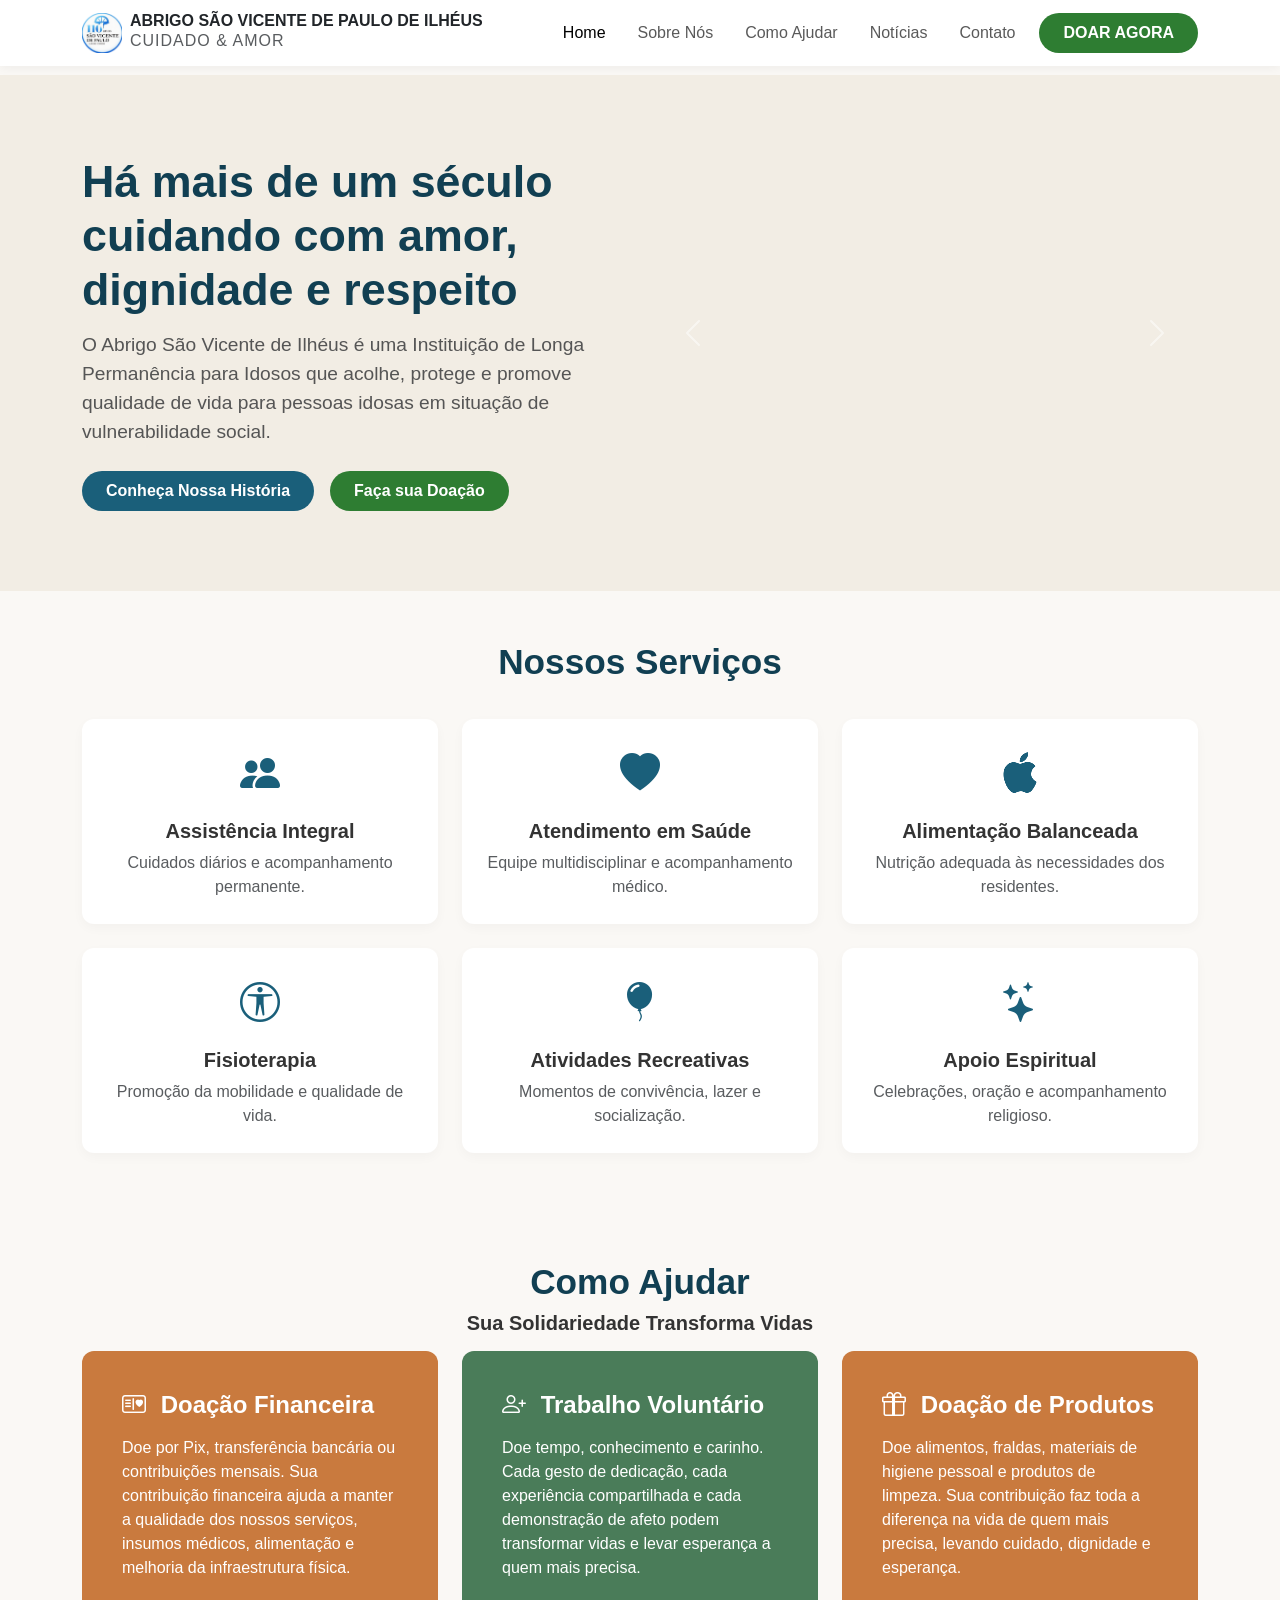
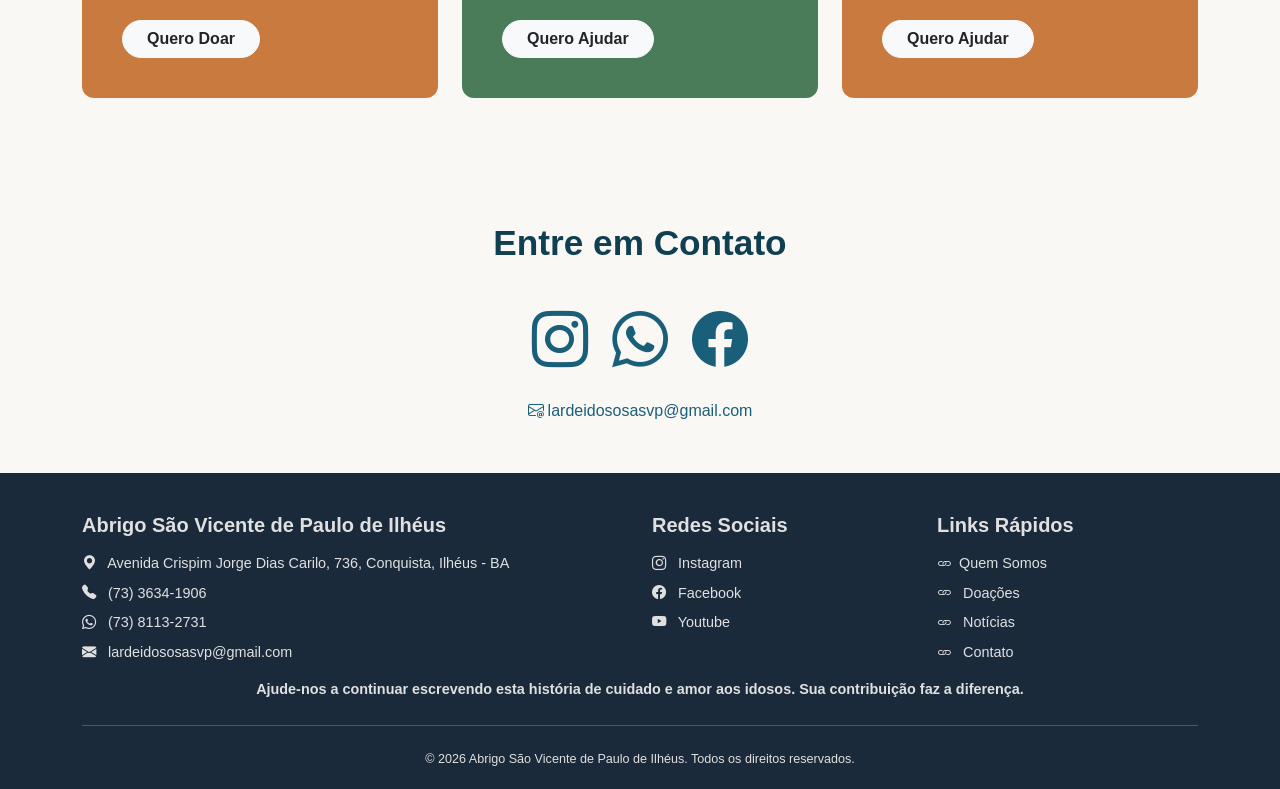
<file: src/main/resources/templates/index.html>
<!DOCTYPE html>
<html lang="pt-BR" xmlns:th="http://www.thymeleaf.org">
<head>
    <meta charset="UTF-8">
    <meta name="viewport" content="width=device-width, initial-scale=1.0">
    <title>Abrigo São Vicente de Paulo de Ilhéus - Cuidado e Amor</title>
    <link rel="stylesheet" href="https://cdn.jsdelivr.net/npm/bootstrap@5.3.2/dist/css/bootstrap.min.css" >
    <link rel="stylesheet" href="https://cdn.jsdelivr.net/npm/bootstrap-icons@1.13.1/font/bootstrap-icons.min.css">
    <link rel="stylesheet" href="../static/css/estilos.css" th:href="@{/css/estilos.css}">
    <link rel="icon" th:href="@{/image/favicon-32x32.png}" type="image/x-icon">
</head>
<body>

    <header>
        <nav class="navbar navbar-expand-lg fixed-top">
            <div class="container align-items-center">

                <!-- TÍTULO -->
                <a class="navbar-brand d-flex align-items-center" href="#">
                    <img src="../static/image/logo.svg" th:src="@{/image/logo.svg}" alt="logo" width="40" height="40" class="me-2">
                    <div class="d-flex flex-column text-start">
                        <span class="fw-bold lh-1 text-dark" style="font-size: 1.0rem;">ABRIGO SÃO VICENTE DE PAULO DE ILHÉUS</span>
                        <small class="text-muted" style="font-size: 1rem; letter-spacing: 1px;">CUIDADO & AMOR</small>
                    </div>
                </a>

                <!-- MENU -->
                <button class="navbar-toggler mt-2 mt-lg-0" type="button" data-bs-toggle="collapse" data-bs-target="#navbarNav" aria-controls="navbarNav" aria-expanded="false" aria-label="Alternar navegação">
                    <span class="navbar-toggler-icon"></span>
                </button>
                <div class="collapse navbar-collapse" id="navbarNav">
                    <ul class="navbar-nav ms-auto align-items-lg-center">
                        <li class="nav-item"><a class="nav-link active px-3" href="#">Home</a></li>
                        <li class="nav-item"><a class="nav-link px-3" th:href="@{/sobre}">Sobre Nós</a></li>
                        <li class="nav-item"><a class="nav-link px-3" th:href="@{/ajudar}">Como Ajudar</a></li>
                        <li class="nav-item"><a class="nav-link px-3" th:href="@{/noticias}">Notícias</a></li>
                        <li class="nav-item"><a class="nav-link px-3 me-2" th:href="@{/contato}">Contato</a></li>
                        <li class="nav-item mt-2 mt-lg-0">
                            <a class="btn btn-custom-green px-4 py-2 rounded-pill fw-bold" th:href="@{/doar}">DOAR AGORA</a>
                        </li>
                    </ul>
                </div>
            </div>
        </nav>
    </header>

    <div style="margin-top: 75px;"></div>

    <main>
        <!-- SEÇÃO PRINCIPAL -->
        <section class="hero-section d-flex align-items-center">
            <div class="container">
                <div class="row align-items-center">
                    <div class="col-12 col-md-6">
                        <h1 class="hero-title" th:text="${textos['home.titulo']}">Há mais de um século cuidando com amor, dignidade e respeito</h1>
                        <p class="hero-text" th:text="${textos['home.descricao']}">O Abrigo São Vicente de Ilhéus é uma Instituição de Longa Permanência para Idosos que acolhe, protege e promove qualidade de vida para pessoas idosas em situação de vulnerabilidade social.</p>
                        <div class="d-grid d-sm-flex gap-3 justify-content-center justify-content-md-start">
                            <a class="btn btn-custom-blue btn-lg px-4 rounded-pill fw-semibold fs-6" th:href="@{/sobre}">Conheça Nossa História</a>
                            <a class="btn btn-custom-green btn-lg px-4 rounded-pill fw-semibold fs-6" th:href="@{/doar}">Faça sua Doação  </a>
                        </div>
                    </div>

                    <!-- CARROSSEL -->
                    <div class="col-12 col-md-6 hero-image-container">
                        <div id="heroCarousel" class="carousel slide carousel-fade" data-bs-ride="carousel">

                            <div class="carousel-inner rounded-4 shadow"> 
                                <div th:each = "midia, status : ${imagensCarrossel}"
                                    class="carousel-item" 
                                    th:classappend="${status.first} ? 'active'"
                                    data-bs-interval="5000"> 
                                    <img src="../static/image/img-hero-0.PNG" th:src="@{${midia.urlCaminho}}" class = "d-block w-100 img-fluid" alt = "Imagem do abrigo">
                                </div> 
                            </div>

                            <button class="carousel-control-prev" type="button" data-bs-target="#heroCarousel" data-bs-slide="prev">
                                <span class="carousel-control-prev-icon" aria-hidden="true"></span>
                                <span class="visually-hidden">Anterior</span>
                            </button>
                            <button class="carousel-control-next" type="button" data-bs-target="#heroCarousel" data-bs-slide="next">
                                <span class="carousel-control-next-icon" aria-hidden="true"></span>
                                <span class="visually-hidden">Próximo</span>
                            </button>

                            <!-- <div class="carousel-indicators">
                                <button type="button" data-bs-target="#heroCarousel" data-bs-slide-to="0" class="active" aria-current="true" aria-label="Slide 1"></button>
                                <button type="button" data-bs-target="#heroCarousel" data-bs-slide-to="1" aria-label="Slide 2"></button>
                                <button type="button" data-bs-target="#heroCarousel" data-bs-slide-to="2" aria-label="Slide 3"></button>
                            </div> -->

                        </div>
                    </div>
                </div>
            </div>
        </section>

        <!-- SEÇÃO SERVIÇOS -->
        <section id="servicos">
            <div class="container">
                <h2 class="section-title">Nossos Serviços</h2>
                <div class="row g-4 mb-4">
                    <div class="col-12 col-md-4">
                        <div class="care-card">
                            <div class="care-icon"><i class="bi bi-people-fill"></i></div>
                            <h3 class="h5 fw-bold" th:text="${textos['servicos.assistencia.titulo']}">Assistência Integral</h3>
                            <p class="text-muted mb-0" th:text="${textos['servicos.assistencia.texto']}">Cuidados diários e acompanhamento permanente.</p>
                        </div>
                    </div>
                    <div class="col-12 col-md-4">
                        <div class="care-card">
                            <div class="care-icon"><i class="bi bi-heart-fill"></i></i></div>
                            <h3 class="h5 fw-bold" th:text="${textos['servicos.saude.titulo']}">Atendimento em Saúde</h3>
                            <p class="text-muted mb-0" th:text="${textos['servicos.saude.texto']}">Equipe multidisciplinar e acompanhamento médico.</p>
                        </div>
                    </div>
                    <div class="col-12 col-md-4">
                        <div class="care-card">
                            <div class="care-icon"><i class="bi bi-apple"></i></div>
                            <h3 class="h5 fw-bold" th:text="${textos['servicos.alimentacao.titulo']}">Alimentação Balanceada</h3>
                            <p class="text-muted mb-0"  th:text="${textos['servicos.alimentacao.texto']}">Nutrição adequada às necessidades dos residentes.</p>
                        </div>
                    </div>
                </div>
                <div class="row g-4">
                    <div class="col-12 col-md-4">
                        <div class="care-card">
                            <div class="care-icon"><i class="bi bi-universal-access-circle"></i></div>
                            <h3 class="h5 fw-bold" th:text="${textos['servicos.fisioterapia.titulo']}">Fisioterapia</h3>
                            <p class="text-muted mb-0" th:text="${textos['servicos.fisioterapia.texto']}">Promoção da mobilidade e qualidade de vida.</p>
                        </div>
                    </div>
                    <div class="col-12 col-md-4">
                        <div class="care-card">
                            <div class="care-icon"><i class="bi bi-balloon-fill"></i></div>
                            <h3 class="h5 fw-bold" th:text="${textos['servicos.lazer.titulo']}">Atividades Recreativas</h3>
                            <p class="text-muted mb-0" th:text="${textos['servicos.lazer.texto']}">Momentos de convivência, lazer e socialização.</p>
                        </div>
                    </div>
                    <div class="col-12 col-md-4">
                        <div class="care-card">
                            <div class="care-icon"><i class="bi bi-stars"></i></div>
                            <h3 class="h5 fw-bold" th:text="${textos['servicos.apoio.titulo']}">Apoio Espiritual</h3>
                            <p class="text-muted mb-0"  th:text="${textos['servicos.apoio.texto']}">Celebrações, oração e acompanhamento religioso.</p>
                        </div>
                    </div>
                </div>
            </div>
        </section>

        <!-- COMO AJUDAR -->
        <section id="como-ajudar">
            <div class="container">
                <h2 class="section-title m-2">Como Ajudar</h2>
                <p class="h5 fw-bold text-center mb-3" th:text="${textos['ajudar.texto']}">Sua Solidariedade Transforma Vidas</p>
                <div class="row g-4 mb-4">
                    <div class="col-12 col-md-4">
                        <div class="help-box help-box-donate d-flex flex-column justify-content-between h-100">
                            <div>
                                <h3 class="h4 fw-bold mb-3">
                                    <i class="bi bi-postcard-heart me-2"></i>
                                    <span  th:text="${textos['ajudar.doar.titulo']}">Doação Financeira</span>
                                </h3>
                                <p th:text="${textos['ajudar.doar.texto']}">Doe por Pix, transferência bancária ou contribuições mensais. Sua contribuição financeira ajuda a manter a qualidade dos nossos serviços, insumos médicos, alimentação e melhoria da infraestrutura física.</p>
                            </div>
                            <div class="mt-4 text-center text-md-start">
                                <a class="btn btn-light fw-bold text-dark px-4 rounded-pill" th:href="@{/doar}">Quero Doar</a>
                            </div>
                        </div>
                    </div>
                    <div class="col-12 col-md-4">
                        <div class="help-box help-box-volunteer d-flex flex-column justify-content-between h-100">
                            <div>
                                <h3 class="h4 fw-bold mb-3">
                                    <i class="bi bi-person-plus me-2"></i>
                                    <span th:text="${textos['ajudar.voluntario.titulo']}">Trabalho Voluntário</span>
                                </h3>
                                <p th:text="${textos['ajudar.voluntario.texto']}">Doe tempo, conhecimento e carinho. Cada gesto de dedicação, cada experiência compartilhada e cada demonstração de afeto podem transformar vidas e levar esperança a quem mais precisa.</p>
                            </div>
                            <div class="mt-4 text-center text-md-start">
                                <a class="btn btn-light fw-bold text-dark px-4 rounded-pill" th:href="@{/contato}">Quero Ajudar</a>
                            </div>
                        </div>
                    </div>
                    <div class="col-12 col-md-4">
                        <div class="help-box help-box-donate d-flex flex-column justify-content-between h-100">
                            <div>
                                <h3 class="h4 fw-bold mb-3">
                                    <i class="bi bi-gift me-2"></i>
                                    <span th:text="${textos['ajudar.produtos.titulo']}">Doação de Produtos</span>
                                </h3>
                                <p th:text="${textos['ajudar.produtos.texto']}">Doe alimentos, fraldas, materiais de higiene pessoal e produtos de limpeza. Sua contribuição faz toda a diferença na vida de quem mais precisa, levando cuidado, dignidade e esperança.</p>
                            </div>
                            <div class="mt-4 text-center text-md-start">
                                <a class="btn btn-light fw-bold text-dark px-4 rounded-pill" th:href="@{/contato}">Quero Ajudar</a>
                            </div>
                        </div>
                    </div>
                </div>
            </div>
        </section>

        <!-- REDES SOCIAIS -->
        <section id="redes-sociais">
            <div class="container text-center">
                <div class="row">
                    <div class="col-12">
                        <h2 class="section-title" th:text="${textos['redes.titulo']}">Entre em Contato</h2>
                        <div class="social-icons mb-3">
                            <a href="https://www.instagram.com/abrigosaovicenteilheus/" target="_blank" rel="noopener noreferrer"><i class="bi bi-instagram"></i></a>
                            <a href="https://wa.me/557381132731" target="_blank" rel="noopener noreferrer"><i class="bi bi-whatsapp"></i></a>
                            <a href="https://www.facebook.com/abrigosaovicenteilheus/" target="_blank" rel="noopener noreferrer"><i class="bi bi-facebook"></i></a>
                        </div>
                        <a href="mailto:lardeidososasvp@gmail.com"><i class="bi bi-envelope-at me-1"></i>lardeidososasvp@gmail.com</a>
                    </div>
                </div>
            </div>
        </section>
         
    </main>

    <!-- RODAPÉ -->
    <footer class="text-center text-md-start">
        <div class="container">
            <div class="row g-4">
                <div class="col-12 col-md-6">
                    <h5 class="fw-bold mb-3">Abrigo São Vicente de Paulo de Ilhéus</h5>
                    <ul class="list-unstyled">
                        <li class="mb-2">
                            <i class="bi bi-geo-alt-fill me-2"></i> 
                            <span th:text="${textos['contato.endereco']}">Avenida Crispim Jorge Dias Carilo, 736, Conquista, Ilhéus - BA</span>
                        </li>
                        <li class="mb-2">
                            <i class="bi bi-telephone-fill me-2"></i> 
                            <span th:text="${textos['contato.telefone']}">(73) 3634-1906</span>
                        </li>
                        <li class="mb-2">
                            <a href="https://wa.me/557381132731" target="_blank" rel="noopener noreferrer">
                            <i class="bi bi-whatsapp me-2"></i> (73) 8113-2731</a>
                        </li>
                        <li class="mb-2">
                            <a href="mailto:lardeidososasvp@gmail.com" target="_blank" rel="noopener noreferrer">
                            <i class="bi bi-envelope-fill me-2"></i>
                            <span th:text="${textos['contato.email']}">lardeidososasvp@gmail.com</span></a>
                        </li>
                    </ul>
                </div>
                <div class="col-12 col-md-3">
                    <h5 class="fw-bold mb-3">Redes Sociais</h5>
                    <ul class="list-unstyled">
                        <li class="mb-2">
                            <a href="https://www.instagram.com/abrigosaovicenteilheus/" target="_blank" rel="noopener noreferrer">
                            <i class="bi bi-instagram me-2"></i> Instagram</a>
                        </li>
                        <li class="mb-2">
                            <a href="https://www.facebook.com/abrigosaovicenteilheus/" target="_blank" rel="noopener noreferrer">
                            <i class="bi bi-facebook me-2"></i> Facebook </a>
                        </li>
                        <li class="mb-2">
                            <i class="bi bi-youtube me-2"></i> Youtube
                        </li>
                    </ul>
                </div>
                <div class="col-12 col-md-3">
                    <h5 class="fw-bold mb-3">Links Rápidos</h5>
                    <ul class="list-unstyled">
                        <li class="mb-2">
                            <a th:href="@{/sobre}"><i class="bi bi-link me-2"></i>Quem Somos</a>
                        </li>
                        <li class="mb-2">
                            <a th:href="@{/doar}"><i class="bi bi-link me-2"></i> Doações</a>
                        </li>
                        <li class="mb-2">
                            <a th:href="@{/noticias}"><i class="bi bi-link me-2"></i> Notícias</a>
                        </li>
                        <li class="mb-2">
                            <a th:href="@{/contato}"><i class="bi bi-link me-2"></i> Contato</a>
                        </li>
                    </ul>
                </div>
            </div>

            <div class="row">
                <div class="col-12 text-center">
                    <p class="fw-semibold m-0" th:text="${textos['footer.sobre.texto']}">Ajude-nos a continuar escrevendo esta história de cuidado e amor aos idosos. Sua contribuição faz a diferença.</p>
                </div>
            </div>
            <hr class="bg-secondary my-4">
            <div class="row">
                <div class="col-12 text-center small">
                    <p class="mb-0">&copy; 2026 Abrigo São Vicente de Paulo de Ilhéus. Todos os direitos reservados.</p>
                </div>
            </div>
        </div>
    </footer>

    <script src="https://cdn.jsdelivr.net/npm/bootstrap@5.3.2/dist/js/bootstrap.bundle.min.js"></script>
</body>
</file>
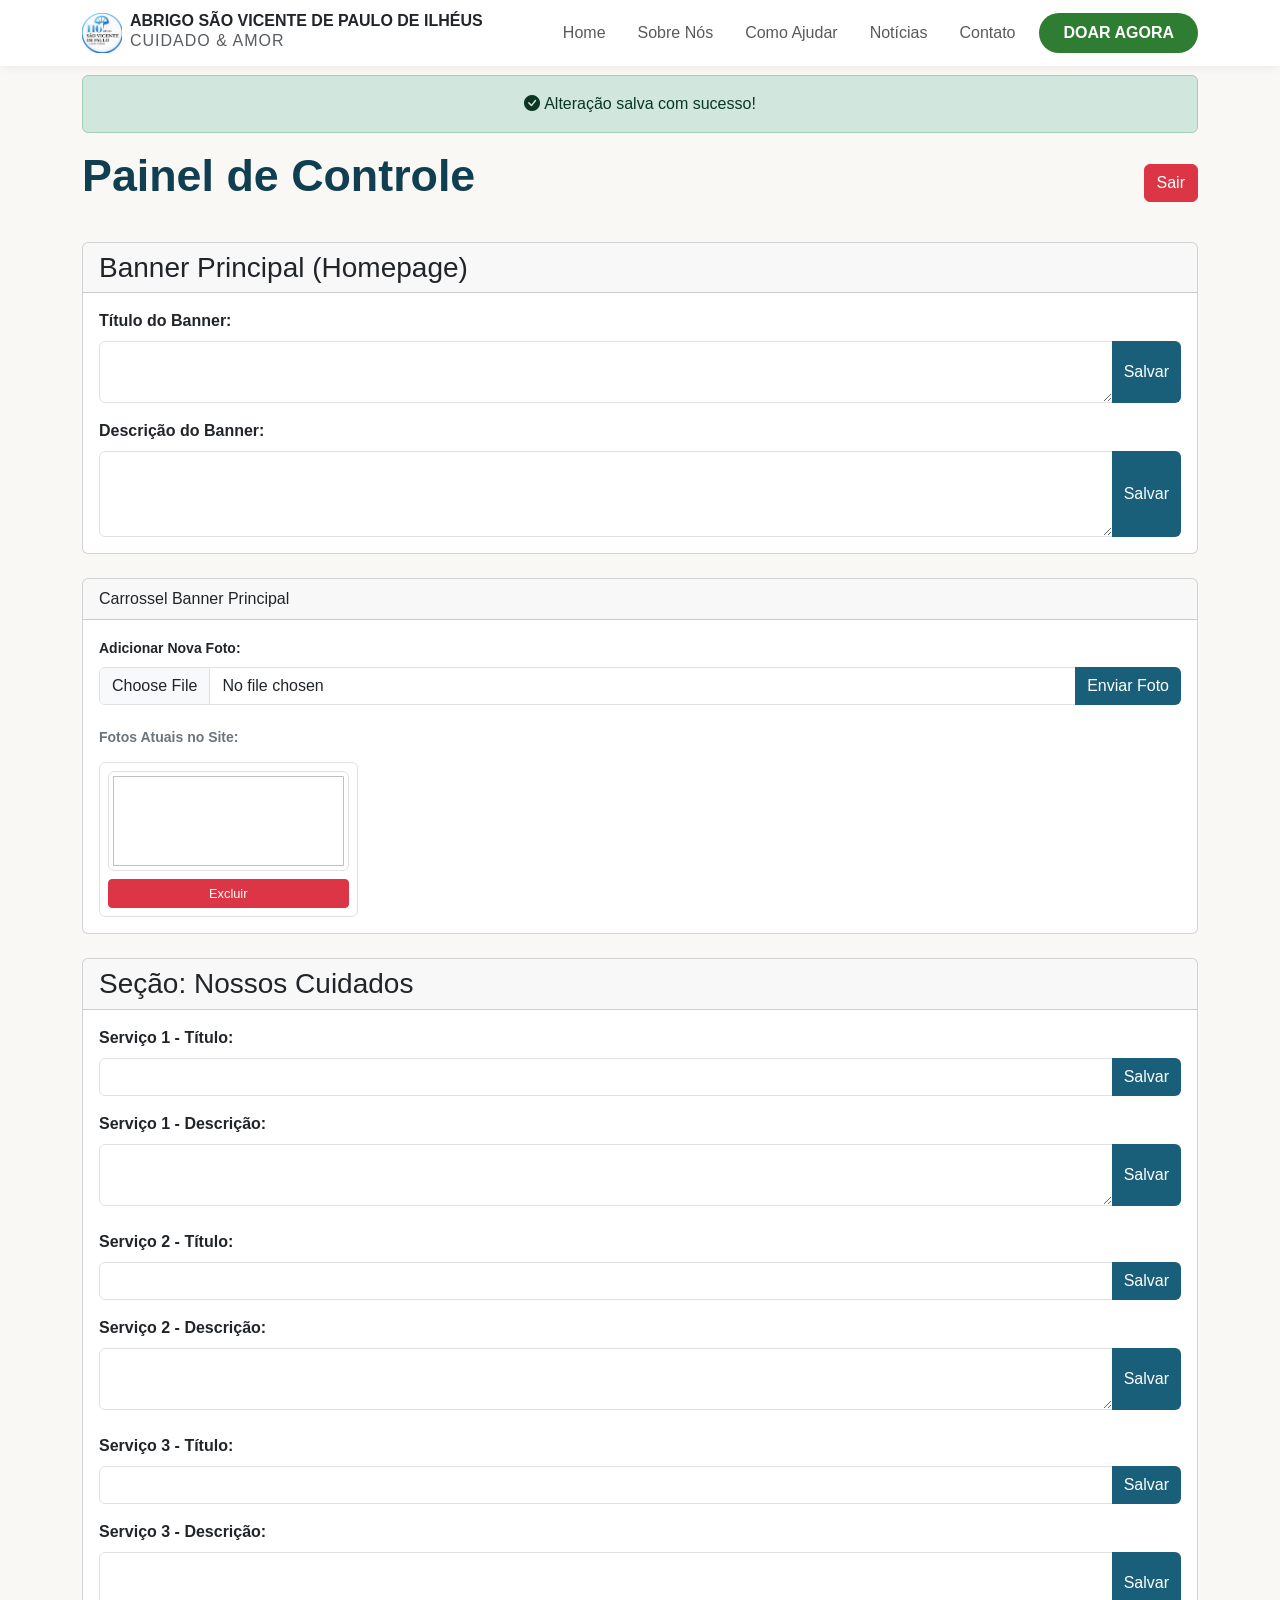
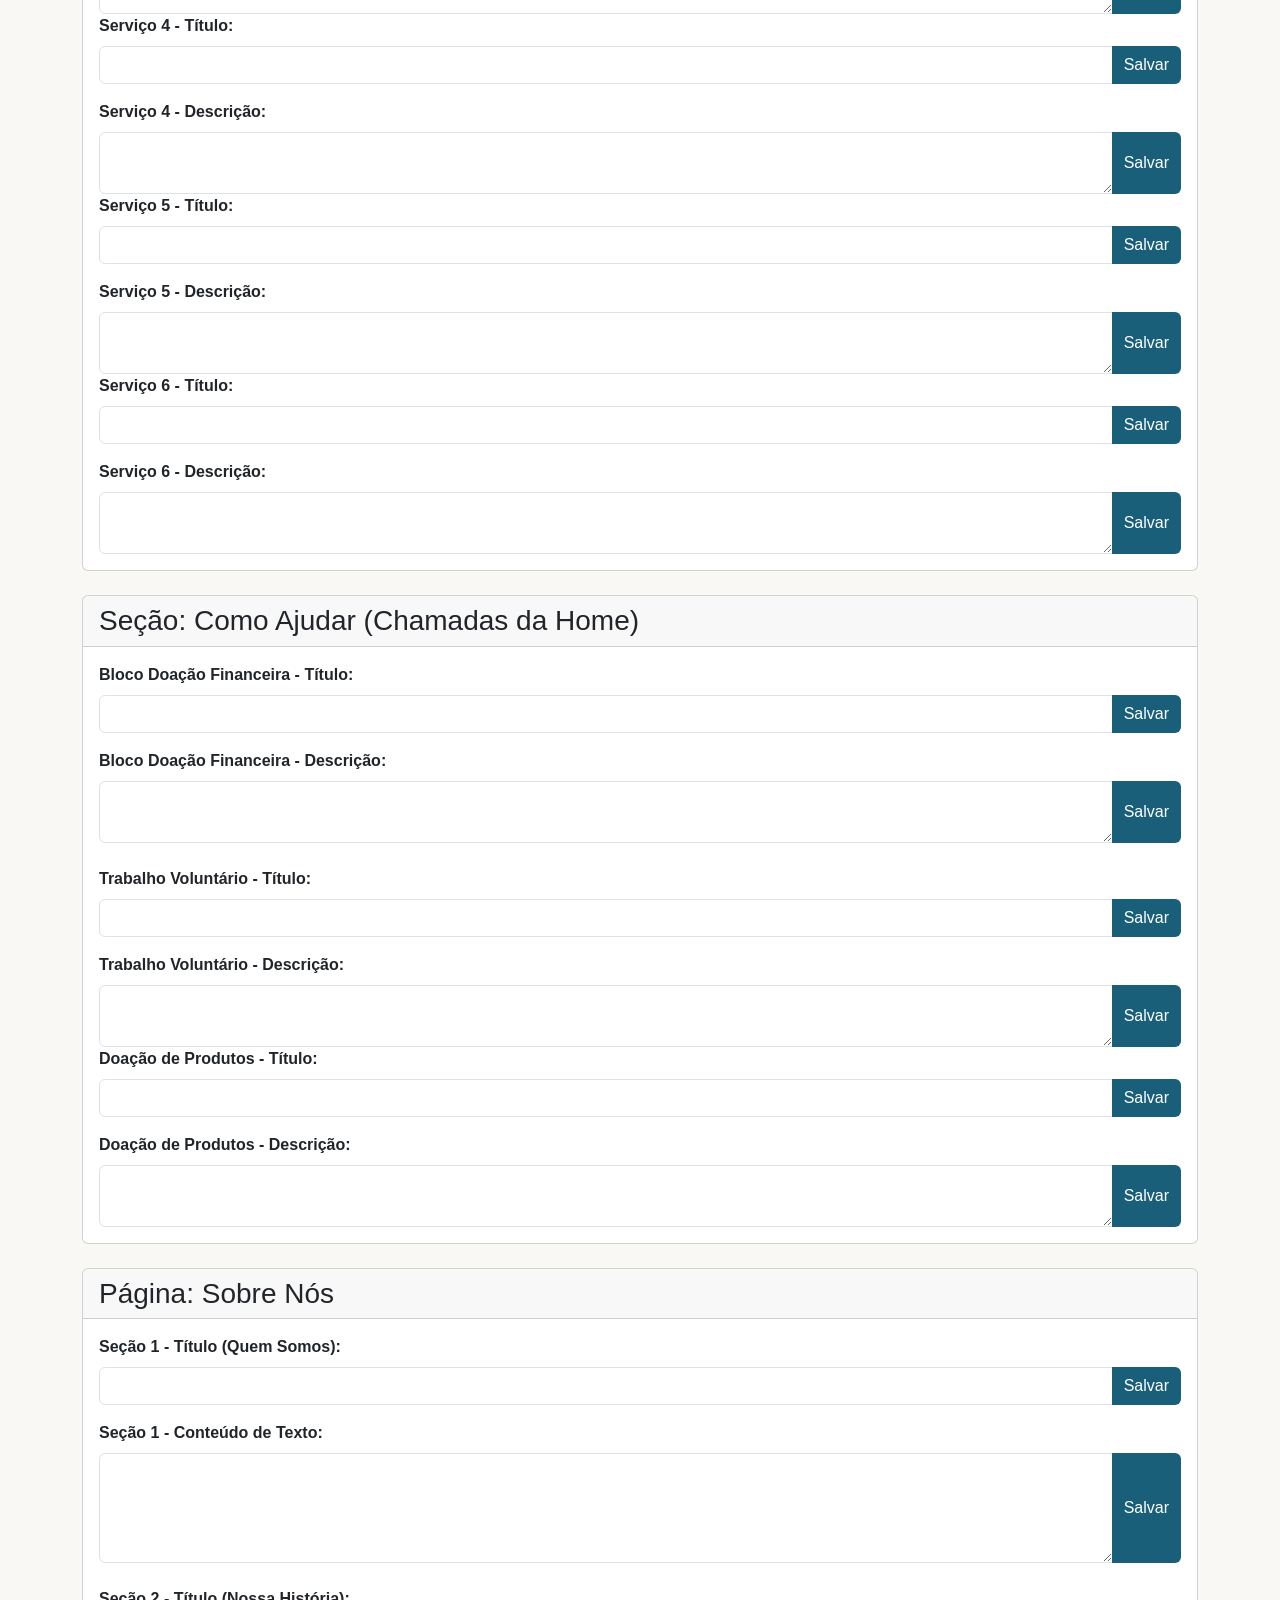
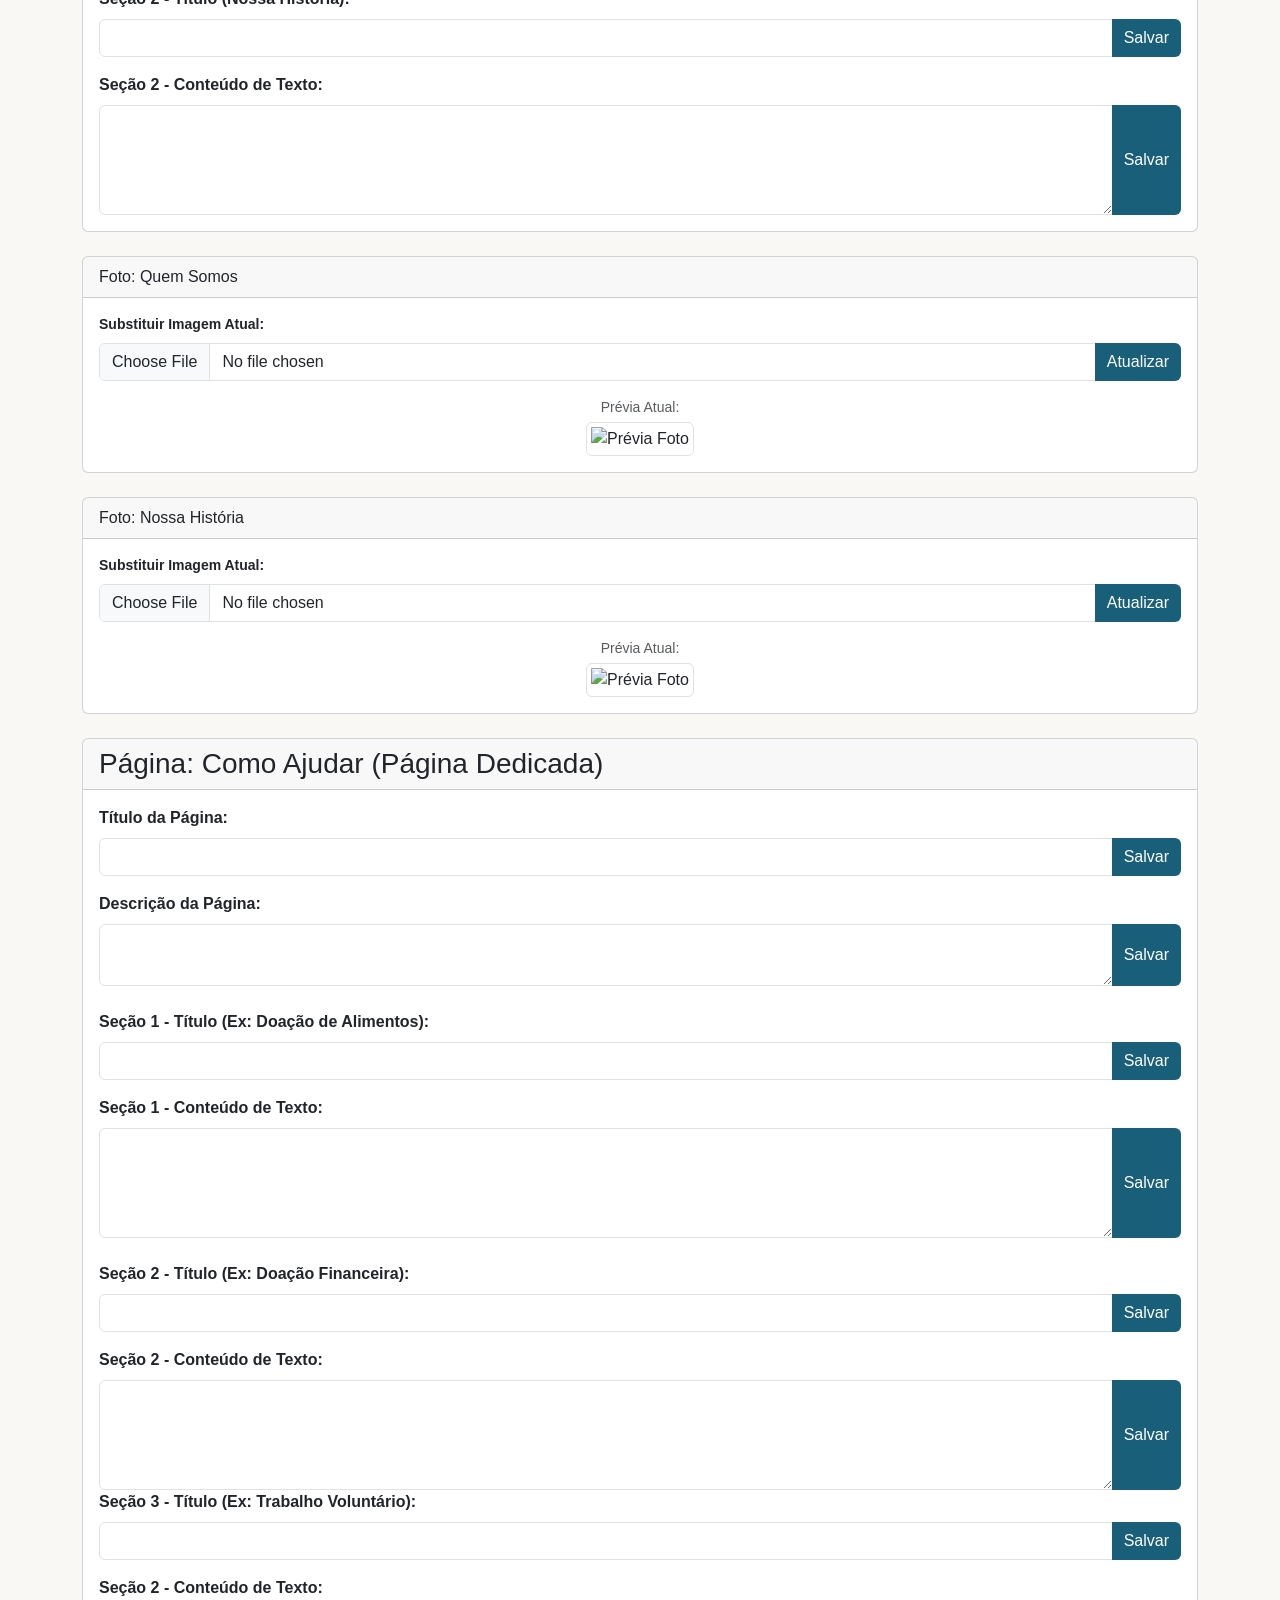
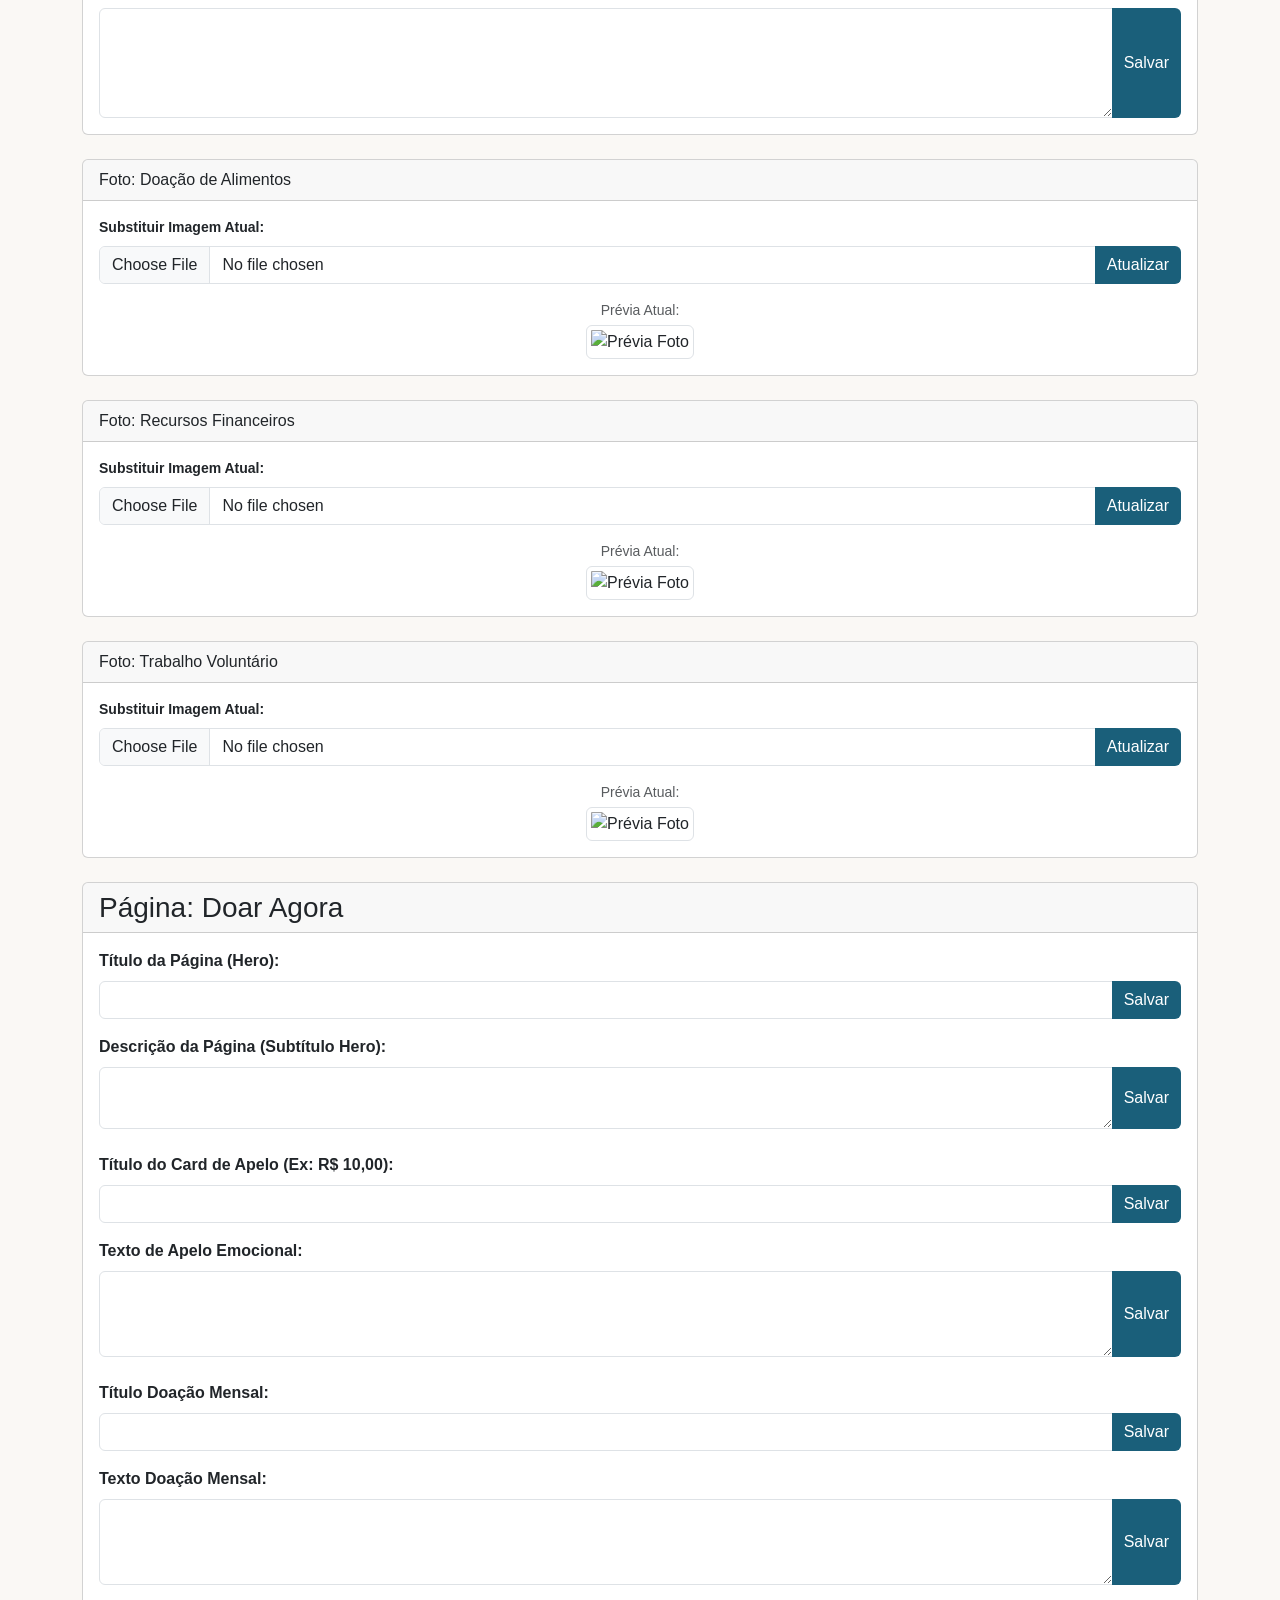
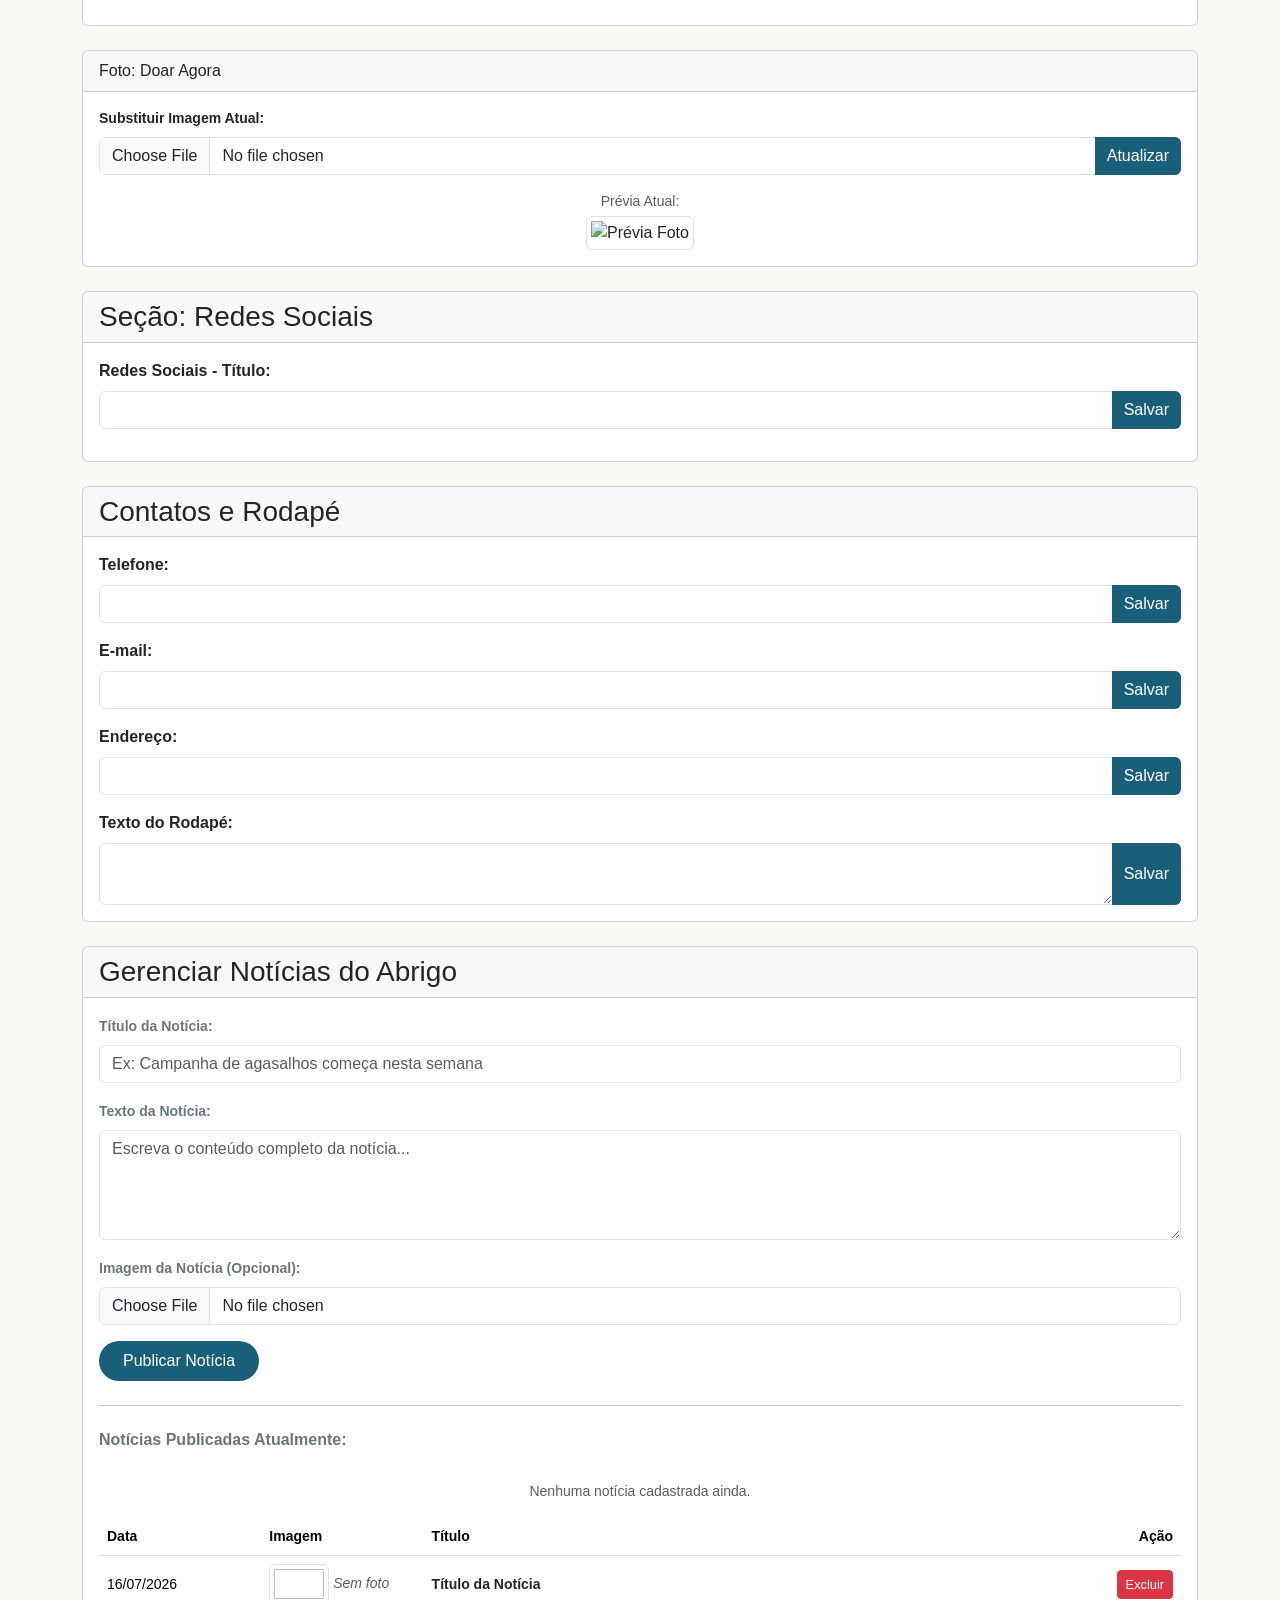
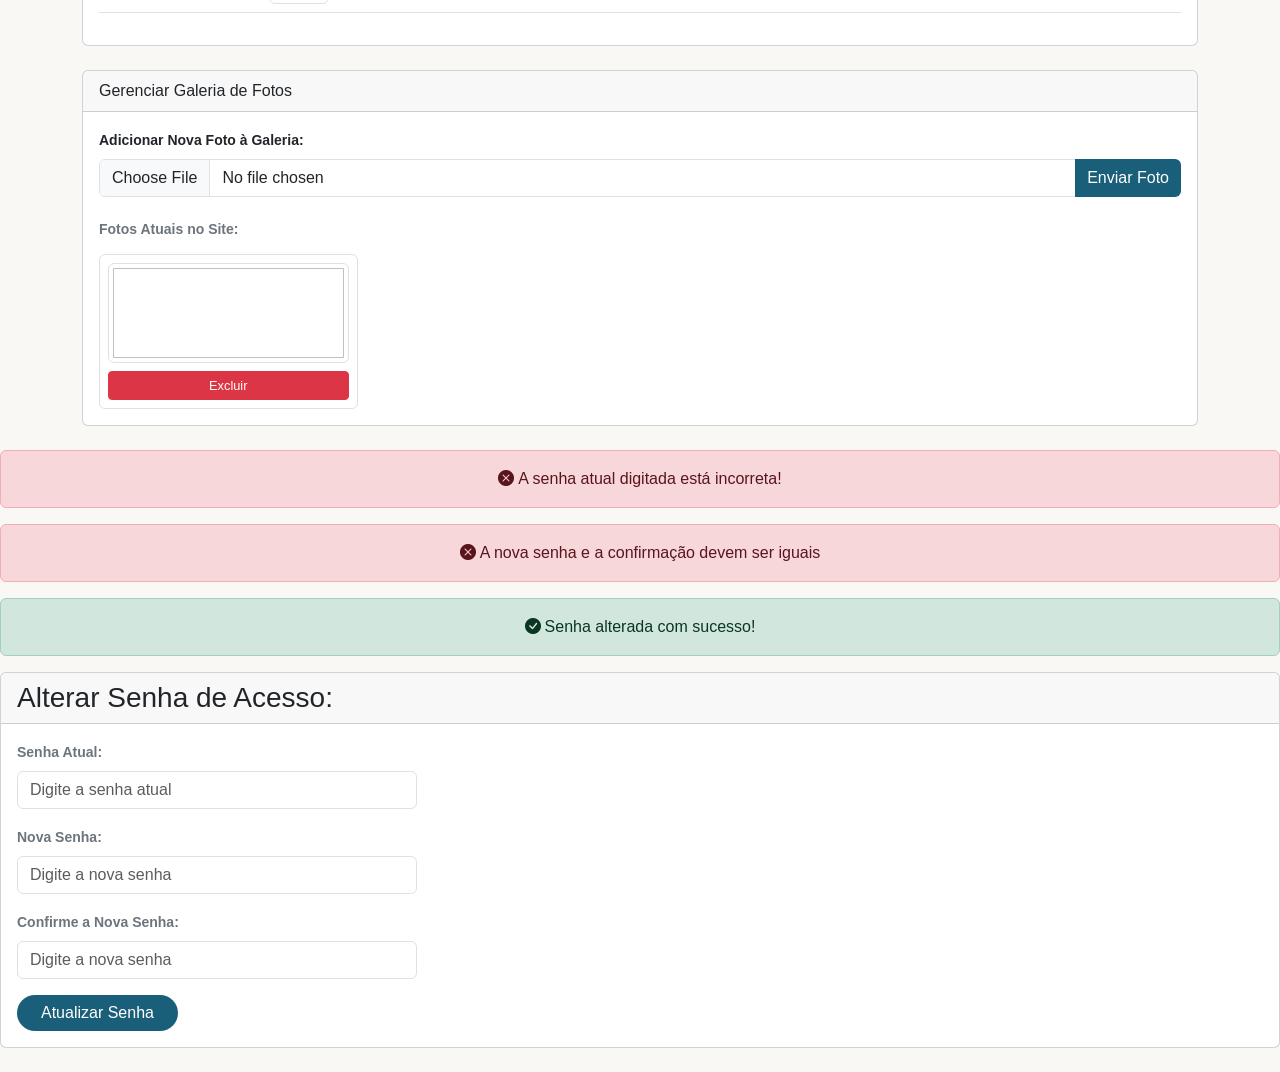
<file: src/main/resources/templates/admin.html>
<!DOCTYPE html>
<html lang="pt-BR" xmlns:th="http://www.thymeleaf.org">
<head>
    <meta charset="UTF-8">
    <meta name="viewport" content="width=device-width, initial-scale=1.0">
    <title>Abrigo São Vicente de Paulo de Ilhéus - Cuidado e Amor</title>
    <link rel="stylesheet" href="https://cdn.jsdelivr.net/npm/bootstrap@5.3.2/dist/css/bootstrap.min.css" >
    <link rel="stylesheet" href="https://cdn.jsdelivr.net/npm/bootstrap-icons@1.13.1/font/bootstrap-icons.min.css">
    <link rel="stylesheet" href="../static/css/estilos.css" th:href="@{/css/estilos.css}">
    <link rel="icon" th:href="@{/image/favicon-32x32.png}" type="image/x-icon">
</head>
<body>

    <header>
        <nav class="navbar navbar-expand-lg fixed-top">
            <div class="container align-items-center">

                <!-- TÍTULO -->
                <a class="navbar-brand d-flex align-items-center" href="#">
                    <img src="../static/image/logo.svg" th:src="@{/image/logo.svg}" alt="logo" width="40" height="40" class="me-2">
                    <div class="d-flex flex-column text-start">
                        <span class="fw-bold lh-1 text-dark" style="font-size: 1.0rem;">ABRIGO SÃO VICENTE DE PAULO DE ILHÉUS</span>
                        <small class="text-muted" style="font-size: 1rem; letter-spacing: 1px;">CUIDADO & AMOR</small>
                    </div>
                </a>

                <!-- MENU -->
                <button class="navbar-toggler mt-2 mt-lg-0" type="button" data-bs-toggle="collapse" data-bs-target="#navbarNav" aria-controls="navbarNav" aria-expanded="false" aria-label="Alternar navegação">
                    <span class="navbar-toggler-icon"></span>
                </button>
                <div class="collapse navbar-collapse" id="navbarNav">
                    <ul class="navbar-nav ms-auto align-items-lg-center">
                        <li class="nav-item"><a class="nav-link px-3" href="#">Home</a></li>
                        <li class="nav-item"><a class="nav-link px-3" th:href="@{/sobre}">Sobre Nós</a></li>
                        <li class="nav-item"><a class="nav-link px-3" th:href="@{/ajudar}">Como Ajudar</a></li>
                        <li class="nav-item"><a class="nav-link px-3" th:href="@{/noticias}">Notícias</a></li>
                        <li class="nav-item"><a class="nav-link px-3 me-2" th:href="@{/contato}">Contato</a></li>
                        <li class="nav-item mt-2 mt-lg-0">
                            <a class="btn btn-custom-green px-4 py-2 rounded-pill fw-bold" th:href="@{/doar}">DOAR AGORA</a>
                        </li>
                    </ul>
                </div>
            </div>
        </nav>
    </header>

    <div style="margin-top: 75px;"></div>

    <div class="container mt-4">

        <div th:if="${param.sucesso}" class="alert alert-success text-center" role="alert">
            <i class="bi bi-check-circle-fill me-1"></i>Alteração salva com sucesso!
        </div>

        <div class="d-flex justify-content-between align-items-center mb-4">
            <h1 class="hero-title">Painel de Controle</h1>
            <a th:href="@{/logout}" class="btn btn-danger">Sair</a>
        </div>

        <div class="card mb-4">
            <div class="card-header h3">Banner Principal (Homepage)</div>
            <div class="card-body">
                <form th:action="@{/admin}" method="POST" class="mb-3">
                    <input type="hidden" name="chave" value="home.titulo">
                    <label class="form-label fw-bold">Título do Banner:</label>
                    <div class="input-group">
                        <textarea name="texto" class="form-control" rows="2" th:text="${textos['home.titulo']}"></textarea>
                        <button class="btn btn-custom-blue" type="submit">Salvar</button>
                    </div>
                </form>

                <form th:action="@{/admin}" method="POST">
                    <input type="hidden" name="chave" value="home.descricao">
                    <label class="form-label fw-bold">Descrição do Banner:</label>
                    <div class="input-group">
                        <textarea name="texto" class="form-control" rows="3" th:text="${textos['home.descricao']}"></textarea>
                        <button class="btn btn-custom-blue" type="submit">Salvar</button>
                    </div>
                </form>
            </div>
        </div>
        
        <div class="card mb-4">
            <div class="card-header">Carrossel Banner Principal</div>
            <div class="card-body">
                
                <!-- Formulário de Upload -->
                <form th:action="@{/admin/carrossel/upload}" method="POST" enctype="multipart/form-data" class="mb-4">
                    <label class="form-label small fw-semibold">Adicionar Nova Foto:</label>
                    <div class="input-group">
                        <input type="file" name="imagem" class="form-control" accept="image/*" required>
                        <button class="btn btn-custom-blue" type="submit">Enviar Foto</button>
                    </div>
                </form>

                <!-- Grade de Miniaturas com as fotos que já estão salvas no banco -->
                <h6 class="fw-bold mb-3 small text-secondary">Fotos Atuais no Site:</h6>
                <div class="row g-3">
                    <div class="col-6 col-md-3 text-center" th:each="midia : ${midiasCarrossel}">
                        <div class="border rounded p-2">
                            <img th:src="${midia.urlCaminho}" class="img-thumbnail mb-2" style="height: 100px; object-fit: cover; width: 100%;">
                            <form th:action="@{/admin/excluir/{id}(id=${midia.id})}" th:method="delete" class="d-inline">
                                <button type="submit" class="btn btn-danger btn-sm w-100" style="font-size: 0.8rem;">Excluir</button>
                            </form>
                        </div>
                    </div>
                </div>

            </div>
        </div>

        <div class="card mb-4">
            <div class="card-header h3">Seção: Nossos Cuidados</div>
            <div class="card-body">
                <form th:action="@{/admin}" method="POST" class="mb-3">
                    <input type="hidden" name="chave" value="servicos.assistencia.titulo">
                    <label class="form-label fw-bold">Serviço 1 - Título:</label>
                    <div class="input-group">
                        <input type="text" name="texto" class="form-control" th:value="${textos['servicos.assistencia.titulo']}">
                        <button class="btn btn-custom-blue" type="submit">Salvar</button>
                    </div>
                </form>
                <form th:action="@{/admin}" method="POST" class="mb-4">
                    <input type="hidden" name="chave" value="servicos.assistencia.texto">
                    <label class="form-label fw-bold">Serviço 1 - Descrição:</label>
                    <div class="input-group">
                        <textarea name="texto" class="form-control" rows="2" th:text="${textos['servicos.assistencia.texto']}"></textarea>
                        <button class="btn btn-custom-blue" type="submit">Salvar</button>
                    </div>
                </form>

                <form th:action="@{/admin}" method="POST" class="mb-3">
                    <input type="hidden" name="chave" value="servicos.saude.titulo">
                    <label class="form-label fw-bold">Serviço 2 - Título:</label>
                    <div class="input-group">
                        <input type="text" name="texto" class="form-control" th:value="${textos['servicos.saude.titulo']}">
                        <button class="btn btn-custom-blue" type="submit">Salvar</button>
                    </div>
                </form>
                <form th:action="@{/admin}" method="POST" class="mb-4">
                    <input type="hidden" name="chave" value="servicos.saude.texto">
                    <label class="form-label fw-bold">Serviço 2 - Descrição:</label>
                    <div class="input-group">
                        <textarea name="texto" class="form-control" rows="2" th:text="${textos['servicos.saude.texto']}"></textarea>
                        <button class="btn btn-custom-blue" type="submit">Salvar</button>
                    </div>
                </form>

                <form th:action="@{/admin}" method="POST" class="mb-3">
                    <input type="hidden" name="chave" value="servicos.alimentacao.titulo">
                    <label class="form-label fw-bold">Serviço 3 - Título:</label>
                    <div class="input-group">
                        <input type="text" name="texto" class="form-control" th:value="${textos['servicos.alimentacao.titulo']}">
                        <button class="btn btn-custom-blue" type="submit">Salvar</button>
                    </div>
                </form>
                <form th:action="@{/admin}" method="POST">
                    <input type="hidden" name="chave" value="servicos.alimentacao.texto">
                    <label class="form-label fw-bold">Serviço 3 - Descrição:</label>
                    <div class="input-group">
                        <textarea name="texto" class="form-control" rows="2" th:text="${textos['servicos.alimentacao.texto']}"></textarea>
                        <button class="btn btn-custom-blue" type="submit">Salvar</button>
                    </div>
                </form>

                <form th:action="@{/admin}" method="POST" class="mb-3">
                    <input type="hidden" name="chave" value="servicos.fisioterapia.titulo">
                    <label class="form-label fw-bold">Serviço 4 - Título:</label>
                    <div class="input-group">
                        <input type="text" name="texto" class="form-control" th:value="${textos['servicos.fisioterapia.titulo']}">
                        <button class="btn btn-custom-blue" type="submit">Salvar</button>
                    </div>
                </form>
                <form th:action="@{/admin}" method="POST">
                    <input type="hidden" name="chave" value="servicos.fisioterapia.texto">
                    <label class="form-label fw-bold">Serviço 4 - Descrição:</label>
                    <div class="input-group">
                        <textarea name="texto" class="form-control" rows="2" th:text="${textos['servicos.fisioterapia.texto']}"></textarea>
                        <button class="btn btn-custom-blue" type="submit">Salvar</button>
                    </div>
                </form>

                <form th:action="@{/admin}" method="POST" class="mb-3">
                    <input type="hidden" name="chave" value="servicos.lazer.titulo">
                    <label class="form-label fw-bold">Serviço 5 - Título:</label>
                    <div class="input-group">
                        <input type="text" name="texto" class="form-control" th:value="${textos['servicos.lazer.titulo']}">
                        <button class="btn btn-custom-blue" type="submit">Salvar</button>
                    </div>
                </form>
                <form th:action="@{/admin}" method="POST">
                    <input type="hidden" name="chave" value="servicos.lazer.texto">
                    <label class="form-label fw-bold">Serviço 5 - Descrição:</label>
                    <div class="input-group">
                        <textarea name="texto" class="form-control" rows="2" th:text="${textos['servicos.lazer.texto']}"></textarea>
                        <button class="btn btn-custom-blue" type="submit">Salvar</button>
                    </div>
                </form>

                <form th:action="@{/admin}" method="POST" class="mb-3">
                    <input type="hidden" name="chave" value="servicos.apoio.titulo">
                    <label class="form-label fw-bold">Serviço 6 - Título:</label>
                    <div class="input-group">
                        <input type="text" name="texto" class="form-control" th:value="${textos['servicos.apoio.titulo']}">
                        <button class="btn btn-custom-blue" type="submit">Salvar</button>
                    </div>
                </form>
                <form th:action="@{/admin}" method="POST">
                    <input type="hidden" name="chave" value="servicos.apoio.texto">
                    <label class="form-label fw-bold">Serviço 6 - Descrição:</label>
                    <div class="input-group">
                        <textarea name="texto" class="form-control" rows="2" th:text="${textos['servicos.apoio.texto']}"></textarea>
                        <button class="btn btn-custom-blue" type="submit">Salvar</button>
                    </div>
                </form>
            </div>
        </div>

        <div class="card mb-4">
            <div class="card-header h3">Seção: Como Ajudar (Chamadas da Home)</div>
            <div class="card-body">
                <form th:action="@{/admin}" method="POST" class="mb-3">
                    <input type="hidden" name="chave" value="ajudar.doar.titulo">
                    <label class="form-label fw-bold">Bloco Doação Financeira - Título:</label>
                    <div class="input-group">
                        <input type="text" name="texto" class="form-control" th:value="${textos['ajudar.doar.titulo']}">
                        <button class="btn btn-custom-blue" type="submit">Salvar</button>
                    </div>
                </form>
                <form th:action="@{/admin}" method="POST" class="mb-4">
                    <input type="hidden" name="chave" value="ajudar.doar.texto">
                    <label class="form-label fw-bold">Bloco Doação Financeira - Descrição:</label>
                    <div class="input-group">
                        <textarea name="texto" class="form-control" rows="2" th:text="${textos['ajudar.doar.texto']}"></textarea>
                        <button class="btn btn-custom-blue" type="submit">Salvar</button>
                    </div>
                </form>

                <form th:action="@{/admin}" method="POST" class="mb-3">
                    <input type="hidden" name="chave" value="ajudar.voluntario.titulo">
                    <label class="form-label fw-bold">Trabalho Voluntário - Título:</label>
                    <div class="input-group">
                        <input type="text" name="texto" class="form-control" th:value="${textos['ajudar.voluntario.titulo']}">
                        <button class="btn btn-custom-blue" type="submit">Salvar</button>
                    </div>
                </form>
                <form th:action="@{/admin}" method="POST">
                    <input type="hidden" name="chave" value="ajudar.voluntario.texto">
                    <label class="form-label fw-bold">Trabalho Voluntário - Descrição:</label>
                    <div class="input-group">
                        <textarea name="texto" class="form-control" rows="2" th:text="${textos['ajudar.voluntario.texto']}"></textarea>
                        <button class="btn btn-custom-blue" type="submit">Salvar</button>
                    </div>
                </form>

                <form th:action="@{/admin}" method="POST" class="mb-3">
                    <input type="hidden" name="chave" value="ajudar.produtos.titulo">
                    <label class="form-label fw-bold">Doação de Produtos - Título:</label>
                    <div class="input-group">
                        <input type="text" name="texto" class="form-control" th:value="${textos['ajudar.produtos.titulo']}">
                        <button class="btn btn-custom-blue" type="submit">Salvar</button>
                    </div>
                </form>
                <form th:action="@{/admin}" method="POST">
                    <input type="hidden" name="chave" value="ajudar.produtos.texto">
                    <label class="form-label fw-bold">Doação de Produtos - Descrição:</label>
                    <div class="input-group">
                        <textarea name="texto" class="form-control" rows="2" th:text="${textos['ajudar.produtos.texto']}"></textarea>
                        <button class="btn btn-custom-blue" type="submit">Salvar</button>
                    </div>
                </form>
            </div>
        </div>



        <div class="card mb-4">
            <div class="card-header h3">Página: Sobre Nós</div>
            <div class="card-body">
                <form th:action="@{/admin}" method="POST" class="mb-3">
                    <input type="hidden" name="chave" value="sobre.quemsomos.titulo">
                    <label class="form-label fw-bold">Seção 1 - Título (Quem Somos):</label>
                    <div class="input-group">
                        <input type="text" name="texto" class="form-control" th:value="${textos['sobre.quemsomos.titulo']}">
                        <button class="btn btn-custom-blue" type="submit">Salvar</button>
                    </div>
                </form>
                <form th:action="@{/admin}" method="POST" class="mb-4">
                    <input type="hidden" name="chave" value="sobre.quemsomos.texto">
                    <label class="form-label fw-bold">Seção 1 - Conteúdo de Texto:</label>
                    <div class="input-group">
                        <textarea name="texto" class="form-control" rows="4" th:text="${textos['sobre.quemsomos.texto']}"></textarea>
                        <button class="btn btn-custom-blue" type="submit">Salvar</button>
                    </div>
                </form>

                <form th:action="@{/admin}" method="POST" class="mb-3">
                    <input type="hidden" name="chave" value="sobre.historia.titulo">
                    <label class="form-label fw-bold">Seção 2 - Título (Nossa História):</label>
                    <div class="input-group">
                        <input type="text" name="texto" class="form-control" th:value="${textos['sobre.historia.titulo']}">
                        <button class="btn btn-custom-blue" type="submit">Salvar</button>
                    </div>
                </form>
                <form th:action="@{/admin}" method="POST">
                    <input type="hidden" name="chave" value="sobre.historia.texto">
                    <label class="form-label fw-bold">Seção 2 - Conteúdo de Texto:</label>
                    <div class="input-group">
                        <textarea name="texto" class="form-control" rows="4" th:text="${textos['sobre.historia.texto']}"></textarea>
                        <button class="btn btn-custom-blue" type="submit">Salvar</button>
                    </div>
                </form>
            </div>
        </div>
        <!-- FOTO -->
        <div class="card mb-4">
            <div class="card-header">Foto: Quem Somos</div>
            <div class="card-body">
                <form th:action="@{/admin/substituir}" method="POST" enctype="multipart/form-data" class="mb-3">
                    <input type="hidden" name="secao" value="quem-somos">
                    
                    <label class="form-label small fw-semibold d-block">Substituir Imagem Atual:</label>
                    <div class="input-group">
                        <input type="file" name="imagem" class="form-control" accept="image/*" required>
                        <button class="btn btn-custom-blue" type="submit">Atualizar</button>
                    </div>
                </form>
                
                <div class="text-center">
                    <span class="small text-muted d-block mb-1">Prévia Atual:</span>
                    <img th:src="${fotoQuemSomos != null ? fotoQuemSomos.urlCaminho : 'https://placehold.co/600x400?text=Sem+Foto'}" 
                        class="img-thumbnail" style="max-height: 150px;" alt="Prévia Foto">
                </div>
            </div>
        </div>
        <!-- FOTO -->
        <div class="card mb-4">
            <div class="card-header">Foto: Nossa História</div>
            <div class="card-body">
                <form th:action="@{/admin/substituir}" method="POST" enctype="multipart/form-data" class="mb-3">
                    <input type="hidden" name="secao" value="nossa-historia">
                    
                    <label class="form-label small fw-semibold d-block">Substituir Imagem Atual:</label>
                    <div class="input-group">
                        <input type="file" name="imagem" class="form-control" accept="image/*" required>
                        <button class="btn btn-custom-blue" type="submit">Atualizar</button>
                    </div>
                </form>
                
                <div class="text-center">
                    <span class="small text-muted d-block mb-1">Prévia Atual:</span>
                    <img th:src="${fotoNossaHistoria != null ? fotoNossaHistoria.urlCaminho : 'https://placehold.co/600x400?text=Sem+Foto'}" 
                        class="img-thumbnail" style="max-height: 150px;" alt="Prévia Foto">
                </div>
            </div>
        </div>

        <div class="card mb-4">
            <div class="card-header h3">Página: Como Ajudar (Página Dedicada)</div>
            <div class="card-body">
                <form th:action="@{/admin}" method="POST" class="mb-3">
                    <input type="hidden" name="chave" value="comoajudar.titulo">
                    <label class="form-label fw-bold">Título da Página:</label>
                    <div class="input-group">
                        <input type="text" name="texto" class="form-control" th:value="${textos['comoajudar.titulo']}">
                        <button class="btn btn-custom-blue" type="submit">Salvar</button>
                    </div>
                </form>
                <form th:action="@{/admin}" method="POST" class="mb-4">
                    <input type="hidden" name="chave" value="comoajudar.descricao">
                    <label class="form-label fw-bold">Descrição da Página:</label>
                    <div class="input-group">
                        <textarea name="texto" class="form-control" rows="2" th:text="${textos['comoajudar.descricao']}"></textarea>
                        <button class="btn btn-custom-blue" type="submit">Salvar</button>
                    </div>
                </form>

                <form th:action="@{/admin}" method="POST" class="mb-3">
                    <input type="hidden" name="chave" value="comoajudar.alimentos.titulo">
                    <label class="form-label fw-bold">Seção 1 - Título (Ex: Doação de Alimentos):</label>
                    <div class="input-group">
                        <input type="text" name="texto" class="form-control" th:value="${textos['comoajudar.alimentos.titulo']}">
                        <button class="btn btn-custom-blue" type="submit">Salvar</button>
                    </div>
                </form>
                <form th:action="@{/admin}" method="POST" class="mb-4">
                    <input type="hidden" name="chave" value="comoajudar.alimentos.texto">
                    <label class="form-label fw-bold">Seção 1 - Conteúdo de Texto:</label>
                    <div class="input-group">
                        <textarea name="texto" class="form-control" rows="4" th:text="${textos['comoajudar.alimentos.texto']}"></textarea>
                        <button class="btn btn-custom-blue" type="submit">Salvar</button>
                    </div>
                </form>

                <form th:action="@{/admin}" method="POST" class="mb-3">
                    <input type="hidden" name="chave" value="comoajudar.financeiro.titulo">
                    <label class="form-label fw-bold">Seção 2 - Título (Ex: Doação Financeira):</label>
                    <div class="input-group">
                        <input type="text" name="texto" class="form-control" th:value="${textos['comoajudar.financeiro.titulo']}">
                        <button class="btn btn-custom-blue" type="submit">Salvar</button>
                    </div>
                </form>
                <form th:action="@{/admin}" method="POST">
                    <input type="hidden" name="chave" value="comoajudar.financeiro.texto">
                    <label class="form-label fw-bold">Seção 2 - Conteúdo de Texto:</label>
                    <div class="input-group">
                        <textarea name="texto" class="form-control" rows="4" th:text="${textos['comoajudar.financeiro.texto']}"></textarea>
                        <button class="btn btn-custom-blue" type="submit">Salvar</button>
                    </div>
                </form>

                <form th:action="@{/admin}" method="POST" class="mb-3">
                    <input type="hidden" name="chave" value="comoajudar.voluntario.titulo">
                    <label class="form-label fw-bold">Seção 3 - Título (Ex: Trabalho Voluntário):</label>
                    <div class="input-group">
                        <input type="text" name="texto" class="form-control" th:value="${textos['comoajudar.voluntario.titulo']}">
                        <button class="btn btn-custom-blue" type="submit">Salvar</button>
                    </div>
                </form>
                <form th:action="@{/admin}" method="POST">
                    <input type="hidden" name="chave" value="comoajudar.voluntario.texto">
                    <label class="form-label fw-bold">Seção 2 - Conteúdo de Texto:</label>
                    <div class="input-group">
                        <textarea name="texto" class="form-control" rows="4" th:text="${textos['comoajudar.voluntario.texto']}"></textarea>
                        <button class="btn btn-custom-blue" type="submit">Salvar</button>
                    </div>
                </form>
            </div>
        </div>
        <!-- FOTO -->
        <div class="card mb-4">
            <div class="card-header">Foto: Doação de Alimentos</div>
            <div class="card-body">
                <form th:action="@{/admin/substituir}" method="POST" enctype="multipart/form-data" class="mb-3">
                    <input type="hidden" name="secao" value="doacao-alimentos">
                    
                    <label class="form-label small fw-semibold d-block">Substituir Imagem Atual:</label>
                    <div class="input-group">
                        <input type="file" name="imagem" class="form-control" accept="image/*" required>
                        <button class="btn btn-custom-blue" type="submit">Atualizar</button>
                    </div>
                </form>
                
                <div class="text-center">
                    <span class="small text-muted d-block mb-1">Prévia Atual:</span>
                    <img th:src="${fotoDoacaoAlimentos != null ? fotoDoacaoAlimentos.urlCaminho : 'https://placehold.co/600x400?text=Sem+Foto'}" 
                        class="img-thumbnail" style="max-height: 150px;" alt="Prévia Foto">
                </div>
            </div>
        </div>
        <!-- FOTO -->
        <div class="card mb-4">
            <div class="card-header">Foto: Recursos Financeiros</div>
            <div class="card-body">
                <form th:action="@{/admin/substituir}" method="POST" enctype="multipart/form-data" class="mb-3">
                    <input type="hidden" name="secao" value="recursos-financeiros">
                    
                    <label class="form-label small fw-semibold d-block">Substituir Imagem Atual:</label>
                    <div class="input-group">
                        <input type="file" name="imagem" class="form-control" accept="image/*" required>
                        <button class="btn btn-custom-blue" type="submit">Atualizar</button>
                    </div>
                </form>
                
                <div class="text-center">
                    <span class="small text-muted d-block mb-1">Prévia Atual:</span>
                    <img th:src="${fotoRecursosFinanceiros != null ? fotoRecursosFinanceiros.urlCaminho : 'https://placehold.co/600x400?text=Sem+Foto'}" 
                        class="img-thumbnail" style="max-height: 150px;" alt="Prévia Foto">
                </div>
            </div>
        </div>
        <!-- FOTO -->
        <div class="card mb-4">
            <div class="card-header">Foto: Trabalho Voluntário</div>
            <div class="card-body">
                <form th:action="@{/admin/substituir}" method="POST" enctype="multipart/form-data" class="mb-3">
                    <input type="hidden" name="secao" value="trabalho-voluntario">
                    
                    <label class="form-label small fw-semibold d-block">Substituir Imagem Atual:</label>
                    <div class="input-group">
                        <input type="file" name="imagem" class="form-control" accept="image/*" required>
                        <button class="btn btn-custom-blue" type="submit">Atualizar</button>
                    </div>
                </form>
                
                <div class="text-center">
                    <span class="small text-muted d-block mb-1">Prévia Atual:</span>
                    <img th:src="${fotoTrabalhoVoluntario != null ? fotoTrabalhoVoluntario.urlCaminho : 'https://placehold.co/600x400?text=Sem+Foto'}" 
                        class="img-thumbnail" style="max-height: 150px;" alt="Prévia Foto">
                </div>
            </div>
        </div>

        <div class="card mb-4">
            <div class="card-header h3">Página: Doar Agora</div>
            <div class="card-body">
                <form th:action="@{/admin}" method="POST" class="mb-3">
                    <input type="hidden" name="chave" value="doar.titulo">
                    <label class="form-label fw-bold">Título da Página (Hero):</label>
                    <div class="input-group">
                        <input type="text" name="texto" class="form-control" th:value="${textos['doar.titulo']}">
                        <button class="btn btn-custom-blue" type="submit">Salvar</button>
                    </div>
                </form>
                <form th:action="@{/admin}" method="POST" class="mb-4">
                    <input type="hidden" name="chave" value="doar.descricao">
                    <label class="form-label fw-bold">Descrição da Página (Subtítulo Hero):</label>
                    <div class="input-group">
                        <textarea name="texto" class="form-control" rows="2" th:text="${textos['doar.descricao']}"></textarea>
                        <button class="btn btn-custom-blue" type="submit">Salvar</button>
                    </div>
                </form>

                <form th:action="@{/admin}" method="POST" class="mb-3">
                    <input type="hidden" name="chave" value="doar.apelo.titulo">
                    <label class="form-label fw-bold">Título do Card de Apelo (Ex: R$ 10,00):</label>
                    <div class="input-group">
                        <input type="text" name="texto" class="form-control" th:value="${textos['doar.apelo.titulo']}">
                        <button class="btn btn-custom-blue" type="submit">Salvar</button>
                    </div>
                </form>
                <form th:action="@{/admin}" method="POST" class="mb-4">
                    <input type="hidden" name="chave" value="doar.apelo.texto">
                    <label class="form-label fw-bold">Texto de Apelo Emocional:</label>
                    <div class="input-group">
                        <textarea name="texto" class="form-control" rows="3" th:text="${textos['doar.apelo.texto']}"></textarea>
                        <button class="btn btn-custom-blue" type="submit">Salvar</button>
                    </div>
                </form>

                <form th:action="@{/admin}" method="POST" class="mb-3">
                    <input type="hidden" name="chave" value="doar.mensal.titulo">
                    <label class="form-label fw-bold">Título Doação Mensal:</label>
                    <div class="input-group">
                        <input type="text" name="texto" class="form-control" th:value="${textos['doar.mensal.titulo']}">
                        <button class="btn btn-custom-blue" type="submit">Salvar</button>
                    </div>
                </form>
                <form th:action="@{/admin}" method="POST" class="mb-4">
                    <input type="hidden" name="chave" value="doar.mensal.texto">
                    <label class="form-label fw-bold">Texto Doação Mensal:</label>
                    <div class="input-group">
                        <textarea name="texto" class="form-control" rows="3" th:text="${textos['doar.mensal.texto']}"></textarea>
                        <button class="btn btn-custom-blue" type="submit">Salvar</button>
                    </div>
                </form>
            </div>
        </div>
        <!-- FOTO -->
        <div class="card mb-4">
            <div class="card-header">Foto: Doar Agora</div>
            <div class="card-body">
                <form th:action="@{/admin/substituir}" method="POST" enctype="multipart/form-data" class="mb-3">
                    <input type="hidden" name="secao" value="doar-agora">
                    
                    <label class="form-label small fw-semibold d-block">Substituir Imagem Atual:</label>
                    <div class="input-group">
                        <input type="file" name="imagem" class="form-control" accept="image/*" required>
                        <button class="btn btn-custom-blue" type="submit">Atualizar</button>
                    </div>
                </form>
                
                <div class="text-center">
                    <span class="small text-muted d-block mb-1">Prévia Atual:</span>
                    <img th:src="${fotoDoarAgora != null ? fotoDoarAgora.urlCaminho : 'https://placehold.co/600x400?text=Sem+Foto'}" 
                        class="img-thumbnail" style="max-height: 150px;" alt="Prévia Foto">
                </div>
            </div>
        </div>

        <div class="card mb-4">
            <div class="card-header h3">Seção: Redes Sociais</div>
            <div class="card-body">
                <form th:action="@{/admin}" method="POST" class="mb-3">
                    <input type="hidden" name="chave" value="redes.titulo">
                    <label class="form-label fw-bold">Redes Sociais - Título:</label>
                    <div class="input-group">
                        <input type="text" name="texto" class="form-control" th:value="${textos['redes.titulo']}">
                        <button class="btn btn-custom-blue" type="submit">Salvar</button>
                    </div>
                </form>
            </div>
        </div>

        <div class="card mb-4">
            <div class="card-header h3">Contatos e Rodapé</div>
            <div class="card-body">
                <form th:action="@{/admin}" method="POST" class="mb-3">
                    <input type="hidden" name="chave" value="contato.telefone">
                    <label class="form-label fw-bold">Telefone:</label>
                    <div class="input-group">
                        <input type="text" name="texto" class="form-control" th:value="${textos['contato.telefone']}">
                        <button class="btn btn-custom-blue" type="submit">Salvar</button>
                    </div>
                </form>

                <form th:action="@{/admin}" method="POST" class="mb-3">
                    <input type="hidden" name="chave" value="contato.email">
                    <label class="form-label fw-bold">E-mail:</label>
                    <div class="input-group">
                        <input type="text" name="texto" class="form-control" th:value="${textos['contato.email']}">
                        <button class="btn btn-custom-blue" type="submit">Salvar</button>
                    </div>
                </form>

                <form th:action="@{/admin}" method="POST" class="mb-3">
                    <input type="hidden" name="chave" value="contato.endereco">
                    <label class="form-label fw-bold">Endereço:</label>
                    <div class="input-group">
                        <input type="text" name="texto" class="form-control" th:value="${textos['contato.endereco']}">
                        <button class="btn btn-custom-blue" type="submit">Salvar</button>
                    </div>
                </form>

                <form th:action="@{/admin}" method="POST">
                    <input type="hidden" name="chave" value="footer.sobre.texto">
                    <label class="form-label fw-bold">Texto do Rodapé:</label>
                    <div class="input-group">
                        <textarea name="texto" class="form-control" rows="2" th:text="${textos['footer.sobre.texto']}"></textarea>
                        <button class="btn btn-custom-blue" type="submit">Salvar</button>
                    </div>
                </form>
            </div>
        </div>

        <!-- SEÇÃO: GERENCIAR NOTÍCIAS -->
        <div class="card mb-4">
            <div class="card-header h3">Gerenciar Notícias do Abrigo</div>
            <div class="card-body">
                
                <form th:action="@{/admin/noticias/salvar}" method="POST" enctype="multipart/form-data" class="mb-4">
                    <div class="mb-3">
                        <label class="form-label fw-bold small text-secondary">Título da Notícia:</label>
                        <input type="text" name="titulo" class="form-control" placeholder="Ex: Campanha de agasalhos começa nesta semana" required>
                    </div>
                    
                    <div class="mb-3">
                        <label class="form-label fw-bold small text-secondary">Texto da Notícia:</label>
                        <textarea name="texto" class="form-control" rows="4" placeholder="Escreva o conteúdo completo da notícia..." required></textarea>
                    </div>
                    
                    <div class="mb-3">
                        <label class="form-label fw-bold small text-secondary">Imagem da Notícia (Opcional):</label>
                        <input type="file" name="imagem" class="form-control" accept="image/*">
                    </div>
                    
                    <button type="submit" class="btn btn-custom-blue rounded-pill px-4 py-2">Publicar Notícia</button>
                </form>

                <hr class="my-4">

                <h6 class="fw-bold mb-3 text-secondary">Notícias Publicadas Atualmente:</h6>
                
                <div th:if="${#lists.isEmpty(noticias)}" class="text-center py-3">
                    <p class="text-muted small m-0">Nenhuma notícia cadastrada ainda.</p>
                </div>
                
                <div th:unless="${#lists.isEmpty(noticias)}" class="table-responsive">
                    <table class="table table-hover align-middle small">
                        <thead>
                            <tr>
                                <th style="width: 15%;">Data</th>
                                <th style="width: 15%;">Imagem</th>
                                <th>Título</th>
                                <th style="width: 15%;" class="text-end">Ação</th>
                            </tr>
                        </thead>
                        <tbody>
                            <tr th:each="noticia : ${noticias}">
                                <td th:text="${#temporals.format(noticia.dataCriacao, 'dd/MM/yyyy')}">16/07/2026</td>
                                <td>
                                    <img th:if="${noticia.urlImagem != null}" th:src="${noticia.urlImagem}" class="img-thumbnail" style="height: 40px; width: 60px; object-fit: cover;">
                                    <span th:unless="${noticia.urlImagem != null}" class="text-muted fst-italic">Sem foto</span>
                                </td>
                                <td class="fw-semibold text-dark text-start" th:text="${noticia.titulo}">Título da Notícia</td>
                                <td class="text-end">
                                    <form th:action="@{/admin/noticias/excluir/{id}(id=${noticia.id})}" th:method="delete" class="d-inline">
                                        <button type="submit" class="btn btn-danger btn-sm" style="font-size: 0.8rem;">Excluir</button>
                                    </form>
                                </td>
                            </tr>
                        </tbody>
                    </table>
                </div>

            </div>
        </div>

        <!-- SEÇÃO: GALERIA DE FOTOS (TABELA MÍDIA) -->
        <div class="card mb-4">
            <div class="card-header">Gerenciar Galeria de Fotos</div>
            <div class="card-body">
                
                <!-- Formulário de Upload -->
                <form th:action="@{/admin/galeria/upload}" method="POST" enctype="multipart/form-data" class="mb-4">
                    <label class="form-label small fw-semibold">Adicionar Nova Foto à Galeria:</label>
                    <div class="input-group">
                        <input type="file" name="imagem" class="form-control" accept="image/*" required>
                        <button class="btn btn-custom-blue" type="submit">Enviar Foto</button>
                    </div>
                </form>

                <!-- Grade de Miniaturas com as fotos que já estão salvas no banco -->
                <h6 class="fw-bold mb-3 small text-secondary">Fotos Atuais no Site:</h6>
                <div class="row g-3">
                    <div class="col-6 col-md-3 text-center" th:each="midia : ${midiasGaleria}">
                        <div class="border rounded p-2">
                            <img th:src="${midia.urlCaminho}" class="img-thumbnail mb-2" style="height: 100px; object-fit: cover; width: 100%;">
                            <form th:action="@{/admin/excluir/{id}(id=${midia.id})}" th:method="delete" class="d-inline">
                                <button type="submit" class="btn btn-danger btn-sm w-100" style="font-size: 0.8rem;">Excluir</button>
                            </form>
                        </div>
                    </div>
                </div>

            </div>
        </div>
    </div>

    <!-- Bloco de alertas para alteração de senha -->
    <div th:if="${param.erroSenha}" class="alert alert-danger text-center" role="alert">
        <i class="bi bi-x-circle-fill me-1"></i>A senha atual digitada está incorreta!
    </div>
    <div th:if="${param.erroConfirmacao}" class="alert alert-danger text-center" role="alert">
        <i class="bi bi-x-circle-fill me-1"></i>A nova senha e a confirmação devem ser iguais
    </div>
    <div th:if="${param.sucessoSenha}" class="alert alert-success text-center" role="alert">
        <i class="bi bi-check-circle-fill me-1"></i>Senha alterada com sucesso!
    </div>

    <!-- CARD: ALTERAR SENHA -->
    <div class="card mb-4">
        <div class="card-header h3">Alterar Senha de Acesso:</div>
        <div class="card-body">
            <form th:action="@{/admin/alterar-senha}" method="POST" style="max-width: 400px;">
                <div class="mb-3 text-start">
                    <label class="form-label fw-bold small text-secondary">Senha Atual:</label>
                    <input type="password" name="senhaAtual" class="form-control" placeholder="Digite a senha atual" required>
                </div>
                <div class="mb-3 text-start">
                    <label class="form-label fw-bold small text-secondary">Nova Senha:</label>
                    <input type="password" name="novaSenha" class="form-control" placeholder="Digite a nova senha" required>
                </div>
                <div class="mb-3 text-start">
                    <label class="form-label fw-bold small text-secondary">Confirme a Nova Senha:</label>
                    <input type="password" name="confirmacao" class="form-control" placeholder="Digite a nova senha" required>
                </div>
                <button type="submit" class="btn btn-custom-blue rounded-pill px-4">Atualizar Senha</button>
            </form>
        </div>
    </div>

    <script src="https://cdn.jsdelivr.net/npm/bootstrap@5.3.2/dist/js/bootstrap.bundle.min.js"></script>
</body>
</html>
</file>
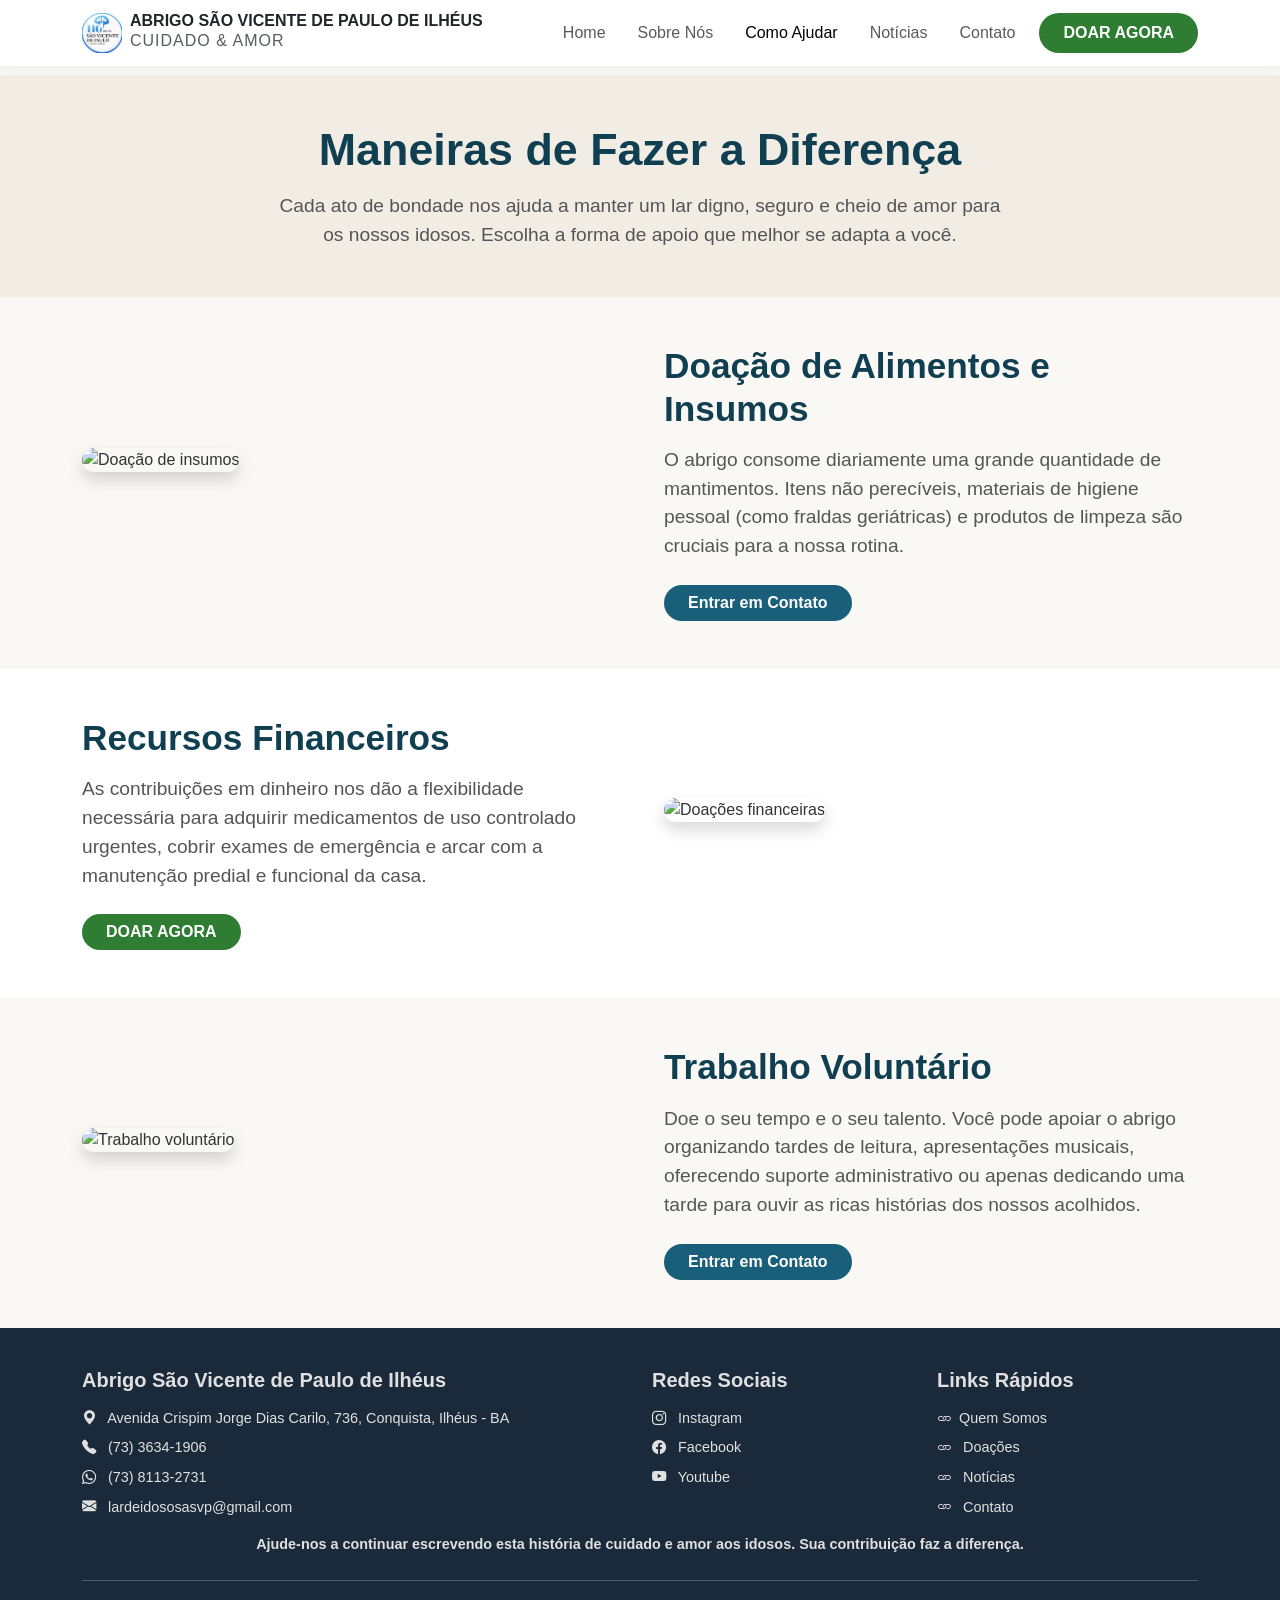
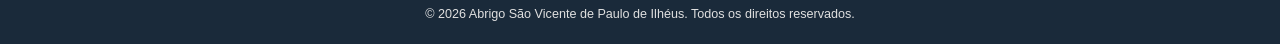
<file: src/main/resources/templates/ajudar.html>
<!DOCTYPE html>
<html lang="pt-BR" xmlns:th="http://www.thymeleaf.org">
<head>
    <meta charset="UTF-8">
    <meta name="viewport" content="width=device-width, initial-scale=1.0">
    <title>Como Ajudar - Abrigo São Vicente de Paulo de Ilhéus</title>
    <link rel="stylesheet" href="https://cdn.jsdelivr.net/npm/bootstrap@5.3.2/dist/css/bootstrap.min.css" >
    <link rel="stylesheet" href="https://cdn.jsdelivr.net/npm/bootstrap-icons@1.13.1/font/bootstrap-icons.min.css">
    <link rel="stylesheet" href="../static/css/estilos.css" th:href="@{/css/estilos.css}">
    <link rel="icon" th:href="@{/image/favicon-32x32.png}" type="image/x-icon">
</head>
<body>

    <header>
        <nav class="navbar navbar-expand-lg fixed-top">
            <div class="container align-items-center">
                <a class="navbar-brand d-flex align-items-center" th:href="@{/}">
                    <img src="../static/image/logo.svg" th:src="@{/image/logo.svg}" alt="logo" width="40" height="40" class="me-2">
                    <div class="d-flex flex-column text-start">
                        <span class="fw-bold lh-1 text-dark" style="font-size: 1.0rem;">ABRIGO SÃO VICENTE DE PAULO DE ILHÉUS</span>
                        <small class="text-muted" style="font-size: 1rem; letter-spacing: 1px;">CUIDADO & AMOR</small>
                    </div>
                </a>

                <button class="navbar-toggler mt-2 mt-lg-0" type="button" data-bs-toggle="collapse" data-bs-target="#navbarNav" aria-controls="navbarNav" aria-expanded="false" aria-label="Alternar navegação">
                    <span class="navbar-toggler-icon"></span>
                </button>
                <div class="collapse navbar-collapse" id="navbarNav">
                    <ul class="navbar-nav ms-auto align-items-lg-center">
                        <li class="nav-item"><a class="nav-link px-3" th:href="@{/}">Home</a></li>
                        <li class="nav-item"><a class="nav-link px-3" th:href="@{/sobre}">Sobre Nós</a></li>
                        <li class="nav-item"><a class="nav-link active px-3" href="#">Como Ajudar</a></li>
                        <li class="nav-item"><a class="nav-link px-3" th:href="@{/noticias}">Notícias</a></li>
                        <li class="nav-item"><a class="nav-link px-3 me-2" th:href="@{/contato}">Contato</a></li>
                        <li class="nav-item mt-2 mt-lg-0">
                            <a class="btn btn-custom-green px-4 py-2 rounded-pill fw-bold" th:href="@{/doar}">DOAR AGORA</a>
                        </li>
                    </ul>
                </div>
            </div>
        </nav>
    </header>

    <div style="margin-top: 75px;"></div>

    <main>
        <section class="hero-section text-center py-5">
            <div class="container">
                <div class="row justify-content-center">
                    <div class="col-12 col-md-8">
                        <h1 class="hero-title" th:text="${textos['comoajudar.titulo']}">Maneiras de Fazer a Diferença</h1>
                        <p class="hero-text m-0" th:text="${textos['comoajudar.descricao']}">Cada ato de bondade nos ajuda a manter um lar digno, seguro e cheio de amor para os nossos idosos. Escolha a forma de apoio que melhor se adapta a você.</p>
                    </div>
                </div>
            </div>
        </section>

        <section class="py-5">
            <div class="container">
                <div class="row align-items-center g-5">
                    <div class="col-12 col-md-6 hero-image-container m-0">
                        <img th:src="${fotoDoacaoAlimentos != null ? fotoDoacaoAlimentos.urlCaminho : '/image/img-hero-0.PNG'}" 
                        class="w-100 rounded-4 shadow img-fluid" alt="Doação de insumos">
                    </div>
                    <div class="col-12 col-md-6 text-start">
                        <h2 class="section-title text-start mb-3" th:text="${textos['comoajudar.alimentos.titulo']}">Doação de Alimentos e Insumos</h2>
                        <p class="hero-text mb-4" th:text="${textos['comoajudar.alimentos.texto']}">O abrigo consome diariamente uma grande quantidade de mantimentos. Itens não perecíveis, materiais de higiene pessoal (como fraldas geriátricas) e produtos de limpeza são cruciais para a nossa rotina.</p>
                        <a class="btn btn-custom-blue rounded-pill px-4 fw-semibold" th:href="@{/contato}">Entrar em Contato</a>
                    </div>
                </div>
            </div>
        </section>

        <section class="py-5 bg-white">
            <div class="container">
                <div class="row align-items-center g-5">
                    <div class="col-12 col-md-6 text-start order-2 order-md-1">
                        <h2 class="section-title text-start mb-3" th:text="${textos['comoajudar.financeiro.titulo']}">Recursos Financeiros</h2>
                        <p class="hero-text mb-4" th:text="${textos['comoajudar.financeiro.texto']}">As contribuições em dinheiro nos dão a flexibilidade necessária para adquirir medicamentos de uso controlado urgentes, cobrir exames de emergência e arcar com a manutenção predial e funcional da casa.</p>
                        <a class="btn btn-custom-green rounded-pill px-4 fw-bold" th:href="@{/doar}">DOAR AGORA </a>
                    </div>
                    <div class="col-12 col-md-6 hero-image-container m-0 order-1 order-md-2">
                        <img th:src="${fotoRecursosFinanceiros != null ? fotoRecursosFinanceiros.urlCaminho : '/image/img-hero-0.PNG'}" 
                        class="w-100 rounded-4 shadow img-fluid" alt="Doações financeiras">
                    </div>
                </div>
            </div>
        </section>

        <section class="py-5">
            <div class="container">
                <div class="row align-items-center g-5">
                    <div class="col-12 col-md-6 hero-image-container m-0">
                        <img th:src="${fotoTrabalhoVoluntario != null ? fotoTrabalhoVoluntario.urlCaminho : '/image/img-hero-0.PNG'}" 
                        class="w-100 rounded-4 shadow img-fluid" alt="Trabalho voluntário">
                    </div>
                    <div class="col-12 col-md-6 text-start">
                        <h2 class="section-title text-start mb-3" th:text="${textos['comoajudar.voluntario.titulo']}">Trabalho Voluntário</h2>
                        <p class="hero-text mb-4" th:text="${textos['comoajudar.voluntario.texto']}">Doe o seu tempo e o seu talento. Você pode apoiar o abrigo organizando tardes de leitura, apresentações musicais, oferecendo suporte administrativo ou apenas dedicando uma tarde para ouvir as ricas histórias dos nossos acolhidos.</p>
                        <a class="btn btn-custom-blue rounded-pill px-4 fw-semibold" th:href="@{/contato}">Entrar em Contato</a>
                    </div>
                </div>
            </div>
        </section>
    </main>

    <!-- RODAPÉ -->
    <footer class="text-center text-md-start">
        <div class="container">
            <div class="row g-4">
                <div class="col-12 col-md-6">
                    <h5 class="fw-bold mb-3">Abrigo São Vicente de Paulo de Ilhéus</h5>
                    <ul class="list-unstyled">
                        <li class="mb-2">
                            <i class="bi bi-geo-alt-fill me-2"></i> 
                            <span th:text="${textos['contato.endereco']}">Avenida Crispim Jorge Dias Carilo, 736, Conquista, Ilhéus - BA</span>
                        </li>
                        <li class="mb-2">
                            <i class="bi bi-telephone-fill me-2"></i> 
                            <span th:text="${textos['contato.telefone']}">(73) 3634-1906</span>
                        </li>
                        <li class="mb-2">
                            <a href="https://wa.me/557381132731" target="_blank" rel="noopener noreferrer">
                            <i class="bi bi-whatsapp me-2"></i> (73) 8113-2731</a>
                        </li>
                        <li class="mb-2">
                            <a href="mailto:lardeidososasvp@gmail.com" target="_blank" rel="noopener noreferrer">
                            <i class="bi bi-envelope-fill me-2"></i>
                            <span th:text="${textos['contato.email']}">lardeidososasvp@gmail.com</span></a>
                        </li>
                    </ul>
                </div>
                <div class="col-12 col-md-3">
                    <h5 class="fw-bold mb-3">Redes Sociais</h5>
                    <ul class="list-unstyled">
                        <li class="mb-2">
                            <a href="https://www.instagram.com/abrigosaovicenteilheus/" target="_blank" rel="noopener noreferrer">
                            <i class="bi bi-instagram me-2"></i> Instagram</a>
                        </li>
                        <li class="mb-2">
                            <a href="https://www.facebook.com/abrigosaovicenteilheus/" target="_blank" rel="noopener noreferrer">
                            <i class="bi bi-facebook me-2"></i> Facebook </a>
                        </li>
                        <li class="mb-2">
                            <i class="bi bi-youtube me-2"></i> Youtube
                        </li>
                    </ul>
                </div>
                <div class="col-12 col-md-3">
                    <h5 class="fw-bold mb-3">Links Rápidos</h5>
                    <ul class="list-unstyled">
                        <li class="mb-2">
                            <a th:href="@{/sobre}"><i class="bi bi-link me-2"></i>Quem Somos</a>
                        </li>
                        <li class="mb-2">
                            <a th:href="@{/doar}"><i class="bi bi-link me-2"></i> Doações</a>
                        </li>
                        <li class="mb-2">
                            <a th:href="@{/noticias}"><i class="bi bi-link me-2"></i> Notícias</a>
                        </li>
                        <li class="mb-2">
                            <a th:href="@{/contato}"><i class="bi bi-link me-2"></i> Contato</a>
                        </li>
                    </ul>
                </div>
            </div>

            <div class="row">
                <div class="col-12 text-center">
                    <p class="fw-semibold m-0" th:text="${textos['footer.sobre.texto']}">Ajude-nos a continuar escrevendo esta história de cuidado e amor aos idosos. Sua contribuição faz a diferença.</p>
                </div>
            </div>
            <hr class="bg-secondary my-4">
            <div class="row">
                <div class="col-12 text-center small">
                    <p class="mb-0">&copy; 2026 Abrigo São Vicente de Paulo de Ilhéus. Todos os direitos reservados.</p>
                </div>
            </div>
        </div>
    </footer>

    <script src="https://cdn.jsdelivr.net/npm/bootstrap@5.3.2/dist/js/bootstrap.bundle.min.js"></script>
</body>
</html>
</file>
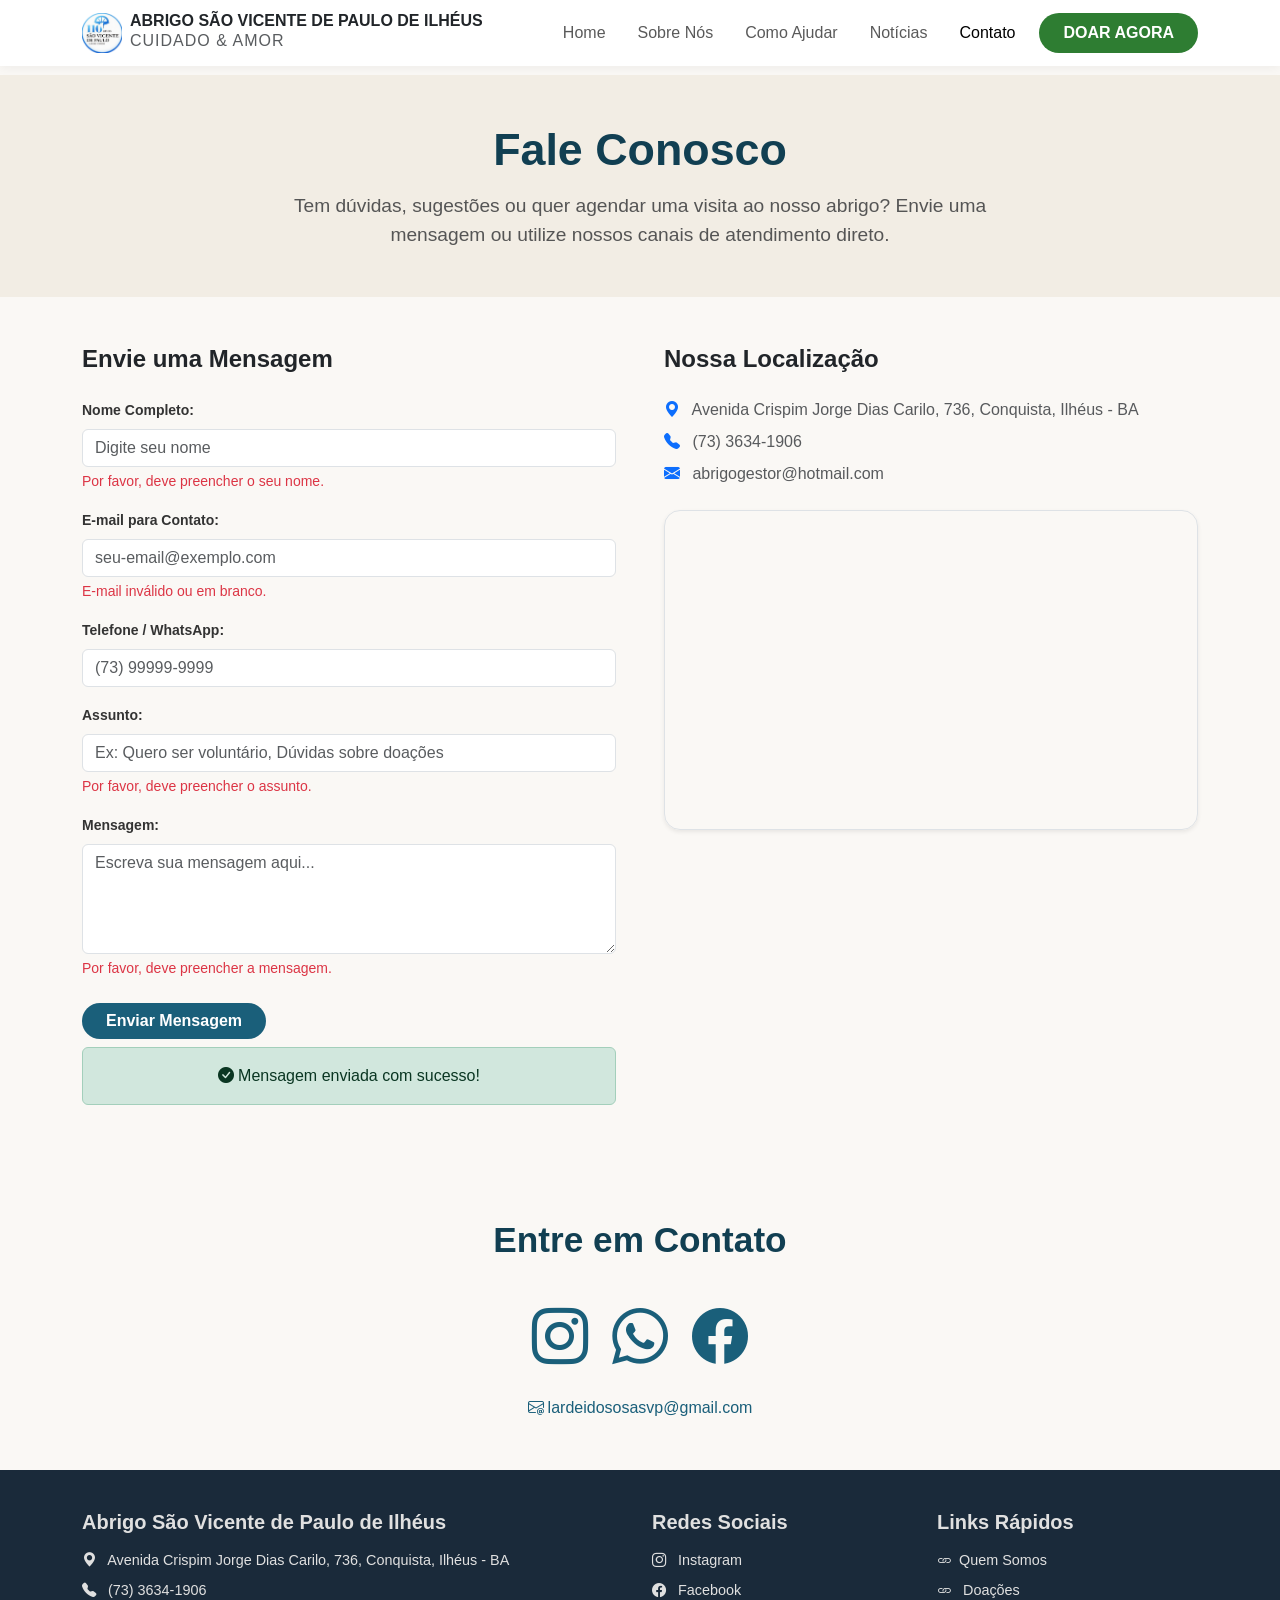
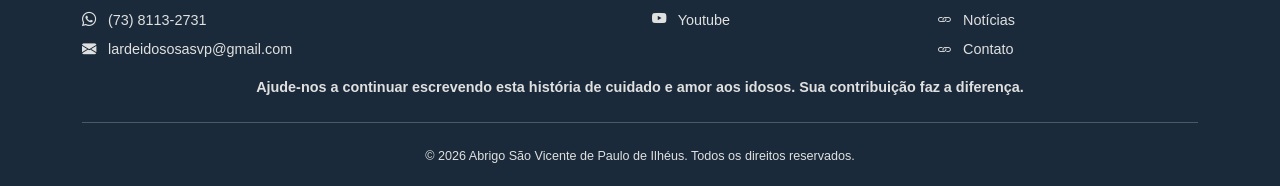
<file: src/main/resources/templates/contato.html>
<!DOCTYPE html>
<html lang="pt-BR" xmlns:th="http://www.thymeleaf.org">
<head>
    <meta charset="UTF-8">
    <meta name="viewport" content="width=device-width, initial-scale=1.0">
    <title>Contato - Abrigo São Vicente de Paulo de Ilhéus</title>
    <link rel="stylesheet" href="https://cdn.jsdelivr.net/npm/bootstrap@5.3.2/dist/css/bootstrap.min.css" >
    <link rel="stylesheet" href="https://cdn.jsdelivr.net/npm/bootstrap-icons@1.13.1/font/bootstrap-icons.min.css">
    <link rel="stylesheet" href="../static/css/estilos.css" th:href="@{/css/estilos.css}">
    <link rel="icon" th:href="@{/image/favicon-32x32.png}" type="image/x-icon">
</head>
<body>

    <header>
        <nav class="navbar navbar-expand-lg fixed-top">
            <div class="container align-items-center">
                <a class="navbar-brand d-flex align-items-center" th:href="@{/}">
                    <img src="../static/image/logo.svg" th:src="@{/image/logo.svg}" alt="logo" width="40" height="40" class="me-2">
                    <div class="d-flex flex-column text-start">
                        <span class="fw-bold lh-1 text-dark" style="font-size: 1.0rem;">ABRIGO SÃO VICENTE DE PAULO DE ILHÉUS</span>
                        <small class="text-muted" style="font-size: 1rem; letter-spacing: 1px;">CUIDADO & AMOR</small>
                    </div>
                </a>

                <button class="navbar-toggler mt-2 mt-lg-0" type="button" data-bs-toggle="collapse" data-bs-target="#navbarNav" aria-controls="navbarNav" aria-expanded="false" aria-label="Alternar navegação">
                    <span class="navbar-toggler-icon"></span>
                </button>
                <div class="collapse navbar-collapse" id="navbarNav">
                    <ul class="navbar-nav ms-auto align-items-lg-center">
                        <li class="nav-item"><a class="nav-link px-3" th:href="@{/}">Home</a></li>
                        <li class="nav-item"><a class="nav-link px-3" th:href="@{/sobre}">Sobre Nós</a></li>
                        <li class="nav-item"><a class="nav-link px-3" th:href="@{/ajudar}">Como Ajudar</a></li>
                        <li class="nav-item"><a class="nav-link px-3" th:href="@{/noticias}">Notícias</a></li>
                        <li class="nav-item"><a class="nav-link active px-3 me-2" href="#">Contato</a></li>
                        <li class="nav-item mt-2 mt-lg-0">
                            <a class="btn btn-custom-green px-4 py-2 rounded-pill fw-bold" th:href="@{/doar}">DOAR AGORA</a>
                        </li>
                    </ul>
                </div>
            </div>
        </nav>
    </header>

    <div style="margin-top: 75px;"></div>

    <main>
        <section class="hero-section text-center py-5">
            <div class="container">
                <div class="row justify-content-center">
                    <div class="col-12 col-md-8">
                        <h1 class="hero-title">Fale Conosco</h1>
                        <p class="hero-text m-0">Tem dúvidas, sugestões ou quer agendar uma visita ao nosso abrigo? Envie uma mensagem ou utilize nossos canais de atendimento direto.</p>
                    </div>
                </div>
            </div>
        </section>

        <section class="py-5">
            <div class="container">
                <div class="row g-5">
                    
                    <div class="col-12 col-md-6 text-start">
                        <h2 class="h4 fw-bold text-dark mb-4">Envie uma Mensagem</h2>
                        
                        <form th:action="@{/contato}" th:object="${contatoForm}" method="POST">
                            <div class="mb-3">
                                <label for="nome" class="form-label fw-semibold small">Nome Completo:</label>
                                <input type="text" th:field="*{nome}" class="form-control" placeholder="Digite seu nome" required>
                                <div th:if="${#fields.hasErrors('nome')}" class="text-danger small mt-1">
                                    Por favor, deve preencher o seu nome.
                                </div>
                            </div>
                            
                            <div class="mb-3">
                                <label for="email" class="form-label fw-semibold small">E-mail para Contato:</label>
                                <input type="email" th:field="*{email}" class="form-control" placeholder="seu-email@exemplo.com" required>
                                <div th:if="${#fields.hasErrors('email')}" class="text-danger small mt-1">
                                    E-mail inválido ou em branco.
                                </div>
                            </div>
                            
                            <div class="mb-3">
                                <label for="telefone" class="form-label fw-semibold small">Telefone / WhatsApp:</label>
                                <input type="tel" th:field="*{telefone}" class="form-control" placeholder="(73) 99999-9999">
                            </div>
                            
                            <div class="mb-3">
                                <label for="assunto" class="form-label fw-semibold small">Assunto:</label>
                                <input type="text" th:field="*{assunto}" class="form-control" placeholder="Ex: Quero ser voluntário, Dúvidas sobre doações" required>
                                <div th:if="${#fields.hasErrors('assunto')}" class="text-danger small mt-1">
                                    Por favor, deve preencher o assunto.
                                </div>
                            </div>
                            
                            <div class="mb-4">
                                <label for="mensagem" class="form-label fw-semibold small">Mensagem:</label>
                                <textarea th:field="*{mensagem}" class="form-control" rows="4" placeholder="Escreva sua mensagem aqui..." required></textarea>
                                <div th:if="${#fields.hasErrors('mensagem')}" class="text-danger small mt-1">
                                    Por favor, deve preencher a mensagem.
                                </div>
                            </div>
                            
                            <button type="submit" class="btn btn-custom-blue rounded-pill px-4 fw-semibold">Enviar Mensagem</button>
                        </form>
                        <div th:if="${param.sucesso}" class="alert alert-success text-center mt-2" role="alert">
                            <i class="bi bi-check-circle-fill me-1"></i>Mensagem enviada com sucesso!
                        </div>
                    </div>

                    <div class="col-12 col-md-6 text-start">
                        <h2 class="h4 fw-bold text-dark mb-4">Nossa Localização</h2>
                        
                        <ul class="list-unstyled text-muted mb-4">
                            <li class="mb-2" th:text="${textos['contato.endereco']}"><i class="bi bi-geo-alt-fill text-primary me-2"></i> Avenida Crispim Jorge Dias Carilo, 736, Conquista, Ilhéus - BA</li>
                            <li class="mb-2" th:text="${textos['contato.telefone']}"><i class="bi bi-telephone-fill text-primary me-2"></i> (73) 3634-1906</li>
                            <li class="mb-0" th:text="${textos['contato.email']}"><i class="bi bi-envelope-fill text-primary me-2"></i> abrigogestor@hotmail.com</li>
                        </ul>

                        <div class="rounded-4 shadow-sm border overflow-hidden" style="width: 100%; height: 320px;">
                            <iframe 
                                src="https://www.google.com/maps/embed?pb=!1m18!1m12!1m3!1d15430.181559813826!2d-39.05469842933925!3d-14.794617825051109!2m3!1f0!2f0!3f0!3m2!1i1024!2i768!4f13.1!3m3!1m2!1s0x7390bdc4b176899%3A0x527d077eb8bd1d6a!2sAbrigo%20S%C3%A3o%20Vicente%20de%20Paulo!5e0!3m2!1spt-BR!2sbr!4v1783386186609!5m2!1spt-BR!2sbr"
                                style="border:0; width: 100%; height: 100%;" 
                                allowfullscreen="" 
                                loading="lazy" 
                                referrerpolicy="no-referrer-when-downgrade">
                            </iframe>
                        </div>
                    </div>
                </div>
            </div>
        </section>

        <!-- REDES SOCIAIS -->
        <section id="redes-sociais">
            <div class="container text-center">
                <div class="row">
                    <div class="col-12">
                        <h2 class="section-title" th:text="${textos['redes.titulo']}">Entre em Contato</h2>
                        <div class="social-icons mb-3">
                            <a href="https://www.instagram.com/abrigosaovicenteilheus/" target="_blank" rel="noopener noreferrer"><i class="bi bi-instagram"></i></a>
                            <a href="https://wa.me/557381132731" target="_blank" rel="noopener noreferrer"><i class="bi bi-whatsapp"></i></a>
                            <a href="https://www.facebook.com/abrigosaovicenteilheus/" target="_blank" rel="noopener noreferrer"><i class="bi bi-facebook"></i></a>
                        </div>
                        <a href="mailto:lardeidososasvp@gmail.com"><i class="bi bi-envelope-at me-1"></i>lardeidososasvp@gmail.com</a>
                    </div>
                </div>
            </div>
        </section>
    </main>

    <!-- RODAPÉ -->
    <footer class="text-center text-md-start">
        <div class="container">
            <div class="row g-4">
                <div class="col-12 col-md-6">
                    <h5 class="fw-bold mb-3">Abrigo São Vicente de Paulo de Ilhéus</h5>
                    <ul class="list-unstyled">
                        <li class="mb-2">
                            <i class="bi bi-geo-alt-fill me-2"></i> 
                            <span th:text="${textos['contato.endereco']}">Avenida Crispim Jorge Dias Carilo, 736, Conquista, Ilhéus - BA</span>
                        </li>
                        <li class="mb-2">
                            <i class="bi bi-telephone-fill me-2"></i> 
                            <span th:text="${textos['contato.telefone']}">(73) 3634-1906</span>
                        </li>
                        <li class="mb-2">
                            <a href="https://wa.me/557381132731" target="_blank" rel="noopener noreferrer">
                            <i class="bi bi-whatsapp me-2"></i> (73) 8113-2731</a>
                        </li>
                        <li class="mb-2">
                            <a href="mailto:lardeidososasvp@gmail.com" target="_blank" rel="noopener noreferrer">
                            <i class="bi bi-envelope-fill me-2"></i>
                            <span th:text="${textos['contato.email']}">lardeidososasvp@gmail.com</span></a>
                        </li>
                    </ul>
                </div>
                <div class="col-12 col-md-3">
                    <h5 class="fw-bold mb-3">Redes Sociais</h5>
                    <ul class="list-unstyled">
                        <li class="mb-2">
                            <a href="https://www.instagram.com/abrigosaovicenteilheus/" target="_blank" rel="noopener noreferrer">
                            <i class="bi bi-instagram me-2"></i> Instagram</a>
                        </li>
                        <li class="mb-2">
                            <a href="https://www.facebook.com/abrigosaovicenteilheus/" target="_blank" rel="noopener noreferrer">
                            <i class="bi bi-facebook me-2"></i> Facebook </a>
                        </li>
                        <li class="mb-2">
                            <i class="bi bi-youtube me-2"></i> Youtube
                        </li>
                    </ul>
                </div>
                <div class="col-12 col-md-3">
                    <h5 class="fw-bold mb-3">Links Rápidos</h5>
                    <ul class="list-unstyled">
                        <li class="mb-2">
                            <a th:href="@{/sobre}"><i class="bi bi-link me-2"></i>Quem Somos</a>
                        </li>
                        <li class="mb-2">
                            <a th:href="@{/doar}"><i class="bi bi-link me-2"></i> Doações</a>
                        </li>
                        <li class="mb-2">
                            <a th:href="@{/noticias}"><i class="bi bi-link me-2"></i> Notícias</a>
                        </li>
                        <li class="mb-2">
                            <a th:href="@{/contato}"><i class="bi bi-link me-2"></i> Contato</a>
                        </li>
                    </ul>
                </div>
            </div>

            <div class="row">
                <div class="col-12 text-center">
                    <p class="fw-semibold m-0" th:text="${textos['footer.sobre.texto']}">Ajude-nos a continuar escrevendo esta história de cuidado e amor aos idosos. Sua contribuição faz a diferença.</p>
                </div>
            </div>
            <hr class="bg-secondary my-4">
            <div class="row">
                <div class="col-12 text-center small">
                    <p class="mb-0">&copy; 2026 Abrigo São Vicente de Paulo de Ilhéus. Todos os direitos reservados.</p>
                </div>
            </div>
        </div>
    </footer>

    <script src="https://cdn.jsdelivr.net/npm/bootstrap@5.3.2/dist/js/bootstrap.bundle.min.js"></script>
</body>
</html>
</file>
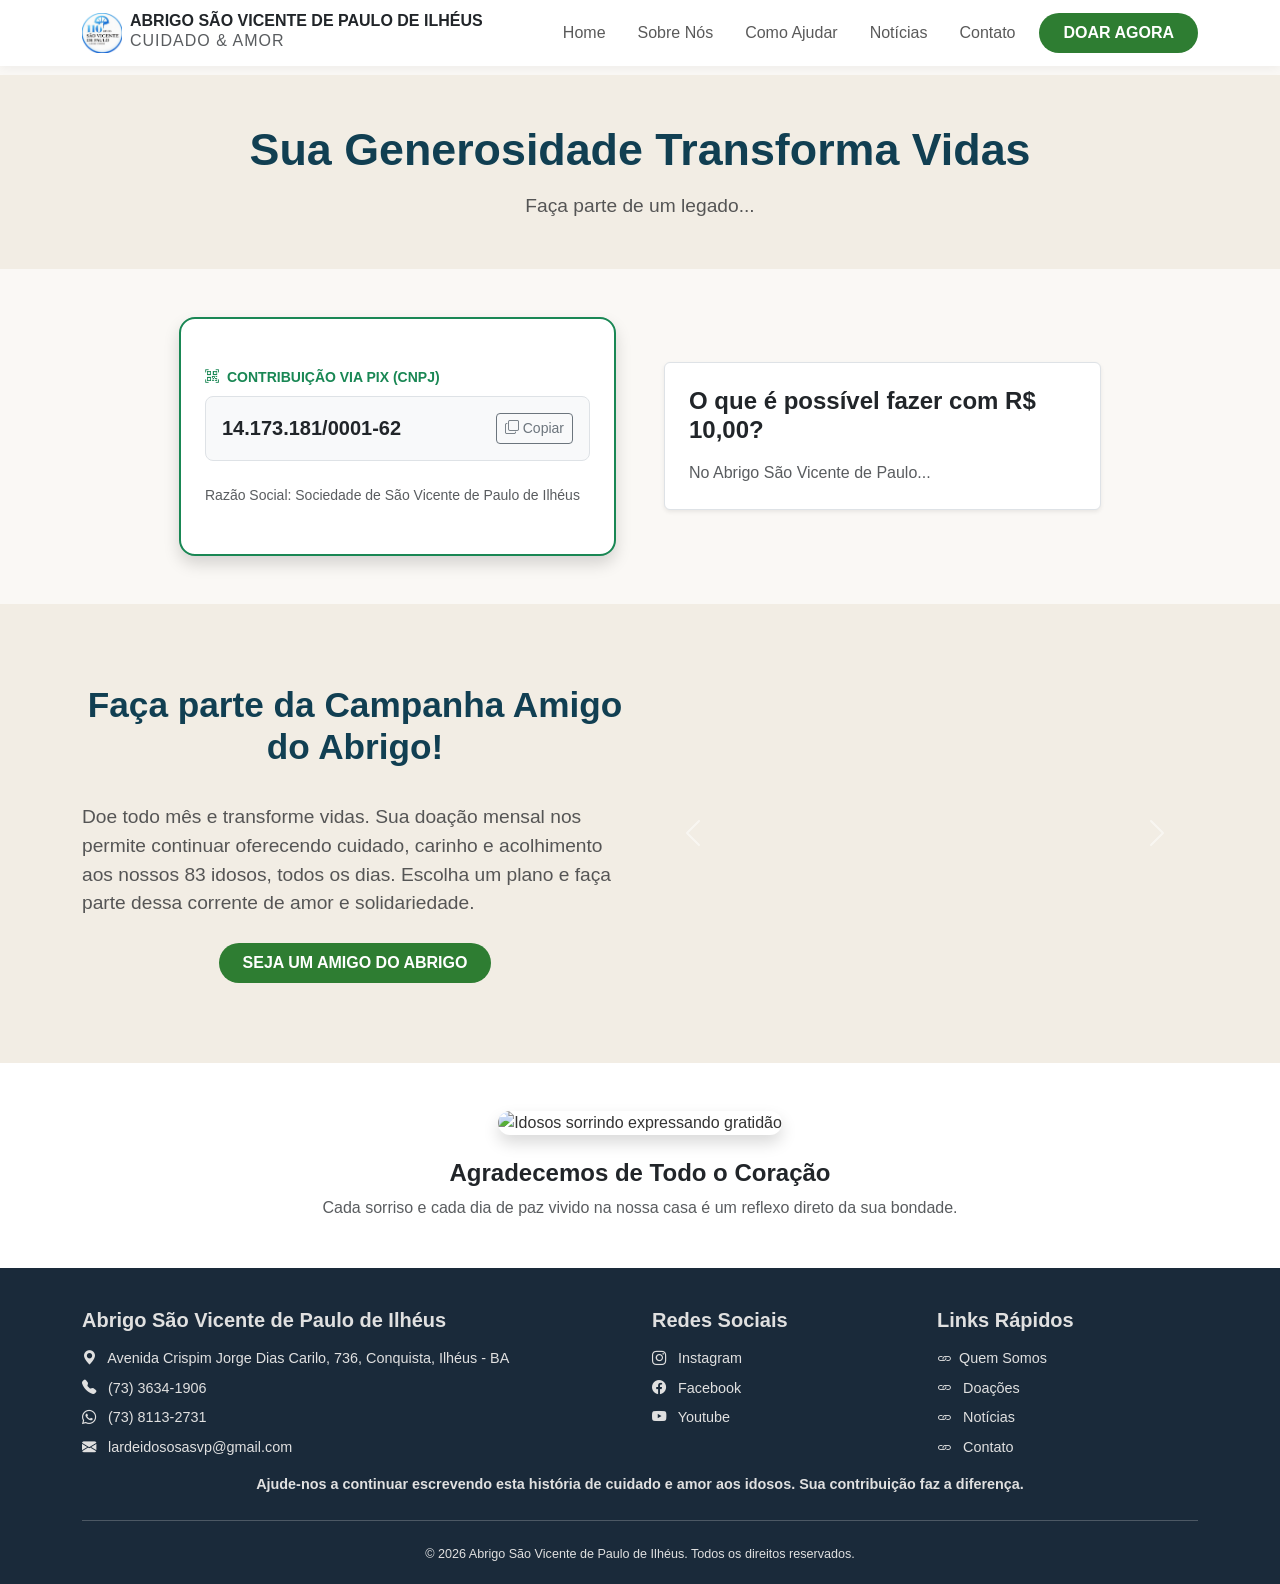
<file: src/main/resources/templates/doar.html>
<!DOCTYPE html>
<html lang="pt-BR" xmlns:th="http://www.thymeleaf.org">
<head>
    <meta charset="UTF-8">
    <meta name="viewport" content="width=device-width, initial-scale=1.0">
    <title>Doar Agora - Abrigo São Vicente de Paulo de Ilhéus</title>
    <link rel="stylesheet" href="https://cdn.jsdelivr.net/npm/bootstrap@5.3.2/dist/css/bootstrap.min.css" >
    <link rel="stylesheet" href="https://cdn.jsdelivr.net/npm/bootstrap-icons@1.13.1/font/bootstrap-icons.min.css">
    <link rel="stylesheet" href="../static/css/estilos.css" th:href="@{/css/estilos.css}">
    <link rel="icon" th:href="@{/image/favicon-32x32.png}" type="image/x-icon">
</head>
<body>

    <header>
        <nav class="navbar navbar-expand-lg fixed-top">
            <div class="container align-items-center">
                <a class="navbar-brand d-flex align-items-center" th:href="@{/}">
                    <img src="../static/image/logo.svg" th:src="@{/image/logo.svg}" alt="logo" width="40" height="40" class="me-2">
                    <div class="d-flex flex-column text-start">
                        <span class="fw-bold lh-1 text-dark" style="font-size: 1.0rem;">ABRIGO SÃO VICENTE DE PAULO DE ILHÉUS</span>
                        <small class="text-muted" style="font-size: 1rem; letter-spacing: 1px;">CUIDADO & AMOR</small>
                    </div>
                </a>

                <button class="navbar-toggler mt-2 mt-lg-0" type="button" data-bs-toggle="collapse" data-bs-target="#navbarNav" aria-controls="navbarNav" aria-expanded="false" aria-label="Alternar navegação">
                    <span class="navbar-toggler-icon"></span>
                </button>
                <div class="collapse navbar-collapse" id="navbarNav">
                    <ul class="navbar-nav ms-auto align-items-lg-center">
                        <li class="nav-item"><a class="nav-link px-3" th:href="@{/}">Home</a></li>
                        <li class="nav-item"><a class="nav-link px-3" th:href="@{/sobre}">Sobre Nós</a></li>
                        <li class="nav-item"><a class="nav-link px-3" th:href="@{/ajudar}">Como Ajudar</a></li>
                        <li class="nav-item"><a class="nav-link px-3" th:href="@{/noticias}">Notícias</a></li>
                        <li class="nav-item"><a class="nav-link px-3 me-2" th:href="@{/contato}">Contato</a></li>
                        <li class="nav-item mt-2 mt-lg-0">
                            <a class="btn btn-custom-green px-4 py-2 rounded-pill fw-bold" href="#">DOAR AGORA</a>
                        </li>
                    </ul>
                </div>
            </div>
        </nav>
    </header>

    <div style="margin-top: 75px;"></div>

    <main>
        <section class="hero-section text-center py-5">
            <div class="container">
                <div class="row justify-content-center">
                    <div class="col-12 col-md-10">
                        <h1 class="hero-title" th:text="${textos['doar.titulo']}">Sua Generosidade Transforma Vidas</h1>
                        <p class="hero-text m-0" th:text="${textos['doar.descricao']}">Faça parte de um legado...</p>
                    </div>
                </div>
            </div>
        </section>
        
        <section class="py-5">
            <div class="container">
                <div class="row g-5 justify-content-center align-items-center">
                    
                    <div class="col-12 col-md-5 text-start">
                        <div class="card bg-white border border-2 border-success shadow rounded-4 px-4 py-5 m-0">
                            <p class="text-success fw-bold text-uppercase small mb-2"><i class="bi bi-qr-code-scan me-2"></i>CONTRIBUIÇÃO VIA PIX (CNPJ)</p>
                            
                            <div class="bg-light p-3 rounded-3 border d-flex align-items-center justify-content-between mb-2" 
                                 onclick="copiarPix()" 
                                 style="cursor: pointer;" 
                                 title="Clique para copiar a chave">
                                <span id="chavePix" class="fw-bold fs-5 text-dark">14.173.181/0001-62</span>
                                <button type="button" class="btn btn-sm btn-outline-secondary"><i class="bi bi-copy"></i> Copiar</button>
                            </div>
                            
                            <div id="alertaCopia" class="alert alert-success py-1 small m-0 text-center d-none" role="alert">
                                <i class="bi bi-check-circle-fill me-1"></i> Chave PIX copiada para a área de transferência!
                            </div>
                            
                            <small class="text-muted mt-3 d-block">Razão Social: Sociedade de São Vicente de Paulo de Ilhéus</small>
                        </div>
                    </div>

                    <div class="col-12 col-md-5 text-start">
                        <div class="card border shadow-sm m-0">
                            <div class="card-body p-4">
                                <h2 class="h4 fw-bold text-dark mb-3" th:text="${textos['doar.apelo.titulo']}">O que é possível fazer com R$ 10,00?</h2>
                                <p class="text-muted m-0" style="text-align: justify;" th:text="${textos['doar.apelo.texto']}">No Abrigo São Vicente de Paulo...</p>
                            </div>
                        </div>
                    </div>

                </div>
            </div>
        </section>

        <section class="hero-section d-flex align-items-center">
            <div class="container">
                <div class="row align-items-center">
                    <div class="col-12 col-md-6">
                        <h1 class="section-title" th:text="${textos['doar.mensal.titulo']}">Faça parte da Campanha Amigo do Abrigo!</h1>
                        <p class="hero-text" th:text="${textos['doar.mensal.texto']}">Doe todo mês e transforme vidas. Sua doação mensal nos permite continuar oferecendo cuidado, carinho e acolhimento aos nossos 83 idosos, todos os dias. Escolha um plano e faça parte dessa corrente de amor e solidariedade.</p>
                        <div class="d-grid d-sm-flex gap-3 justify-content-center">
                            <a class="btn btn-custom-green btn-lg px-4 rounded-pill fw-semibold fs-6"  href="https://wa.me/557381092289" target="_blank" rel="noopener noreferrer">SEJA UM AMIGO DO ABRIGO</a>
                        </div>
                    </div>

                    <!-- CARROSSEL -->
                    <div class="col-12 col-md-6 hero-image-container">
                        <div id="heroCarousel" class="carousel slide carousel-fade" data-bs-ride="carousel">

                            <div class="carousel-inner rounded-4 shadow"> 
                                <div th:each = "midia, status : ${imagensCarrossel}"
                                    class="carousel-item" 
                                    th:classappend="${status.first} ? 'active'"
                                    data-bs-interval="5000"> 
                                    <img src="../static/image/img-hero-0.PNG" th:src="@{${midia.urlCaminho}}" class = "d-block w-100 img-fluid" alt = "Imagem do abrigo">
                                </div> 
                            </div>

                            <button class="carousel-control-prev" type="button" data-bs-target="#heroCarousel" data-bs-slide="prev">
                                <span class="carousel-control-prev-icon" aria-hidden="true"></span>
                                <span class="visually-hidden">Anterior</span>
                            </button>
                            <button class="carousel-control-next" type="button" data-bs-target="#heroCarousel" data-bs-slide="next">
                                <span class="carousel-control-next-icon" aria-hidden="true"></span>
                                <span class="visually-hidden">Próximo</span>
                            </button>

                            <!-- <div class="carousel-indicators">
                                <button type="button" data-bs-target="#heroCarousel" data-bs-slide-to="0" class="active" aria-current="true" aria-label="Slide 1"></button>
                                <button type="button" data-bs-target="#heroCarousel" data-bs-slide-to="1" aria-label="Slide 2"></button>
                                <button type="button" data-bs-target="#heroCarousel" data-bs-slide-to="2" aria-label="Slide 3"></button>
                            </div> -->

                        </div>
                    </div>
                </div>
            </div>
        </section>

        <section class="py-5 bg-white">
            <div class="container text-center">
                <div class="row justify-content-center">
                    <div class="col-12 col-md-8 hero-image-container m-0">
                        <img th:src="${fotoDoarAgora != null ? fotoDoarAgora.urlCaminho : '/image/img-hero-0.PNG'}"
                        class="w-100 rounded-4 shadow img-fluid mb-4" alt="Idosos sorrindo expressando gratidão">
                        <h3 class="h4 fw-bold text-dark mb-2">Agradecemos de Todo o Coração</h3>
                        <p class="text-muted m-0">Cada sorriso e cada dia de paz vivido na nossa casa é um reflexo direto da sua bondade.</p>
                    </div>
                </div>
            </div>
        </section>
    </main>

    <!-- RODAPÉ -->
    <footer class="text-center text-md-start">
        <div class="container">
            <div class="row g-4">
                <div class="col-12 col-md-6">
                    <h5 class="fw-bold mb-3">Abrigo São Vicente de Paulo de Ilhéus</h5>
                    <ul class="list-unstyled">
                        <li class="mb-2">
                            <i class="bi bi-geo-alt-fill me-2"></i> 
                            <span th:text="${textos['contato.endereco']}">Avenida Crispim Jorge Dias Carilo, 736, Conquista, Ilhéus - BA</span>
                        </li>
                        <li class="mb-2">
                            <i class="bi bi-telephone-fill me-2"></i> 
                            <span th:text="${textos['contato.telefone']}">(73) 3634-1906</span>
                        </li>
                        <li class="mb-2">
                            <a href="https://wa.me/557381132731" target="_blank" rel="noopener noreferrer">
                            <i class="bi bi-whatsapp me-2"></i> (73) 8113-2731</a>
                        </li>
                        <li class="mb-2">
                            <a href="mailto:lardeidososasvp@gmail.com" target="_blank" rel="noopener noreferrer">
                            <i class="bi bi-envelope-fill me-2"></i>
                            <span th:text="${textos['contato.email']}">lardeidososasvp@gmail.com</span></a>
                        </li>
                    </ul>
                </div>
                <div class="col-12 col-md-3">
                    <h5 class="fw-bold mb-3">Redes Sociais</h5>
                    <ul class="list-unstyled">
                        <li class="mb-2">
                            <a href="https://www.instagram.com/abrigosaovicenteilheus/" target="_blank" rel="noopener noreferrer">
                            <i class="bi bi-instagram me-2"></i> Instagram</a>
                        </li>
                        <li class="mb-2">
                            <a href="https://www.facebook.com/abrigosaovicenteilheus/" target="_blank" rel="noopener noreferrer">
                            <i class="bi bi-facebook me-2"></i> Facebook </a>
                        </li>
                        <li class="mb-2">
                            <i class="bi bi-youtube me-2"></i> Youtube
                        </li>
                    </ul>
                </div>
                <div class="col-12 col-md-3">
                    <h5 class="fw-bold mb-3">Links Rápidos</h5>
                    <ul class="list-unstyled">
                        <li class="mb-2">
                            <a th:href="@{/sobre}"><i class="bi bi-link me-2"></i>Quem Somos</a>
                        </li>
                        <li class="mb-2">
                            <a th:href="@{/doar}"><i class="bi bi-link me-2"></i> Doações</a>
                        </li>
                        <li class="mb-2">
                            <a th:href="@{/noticias}"><i class="bi bi-link me-2"></i> Notícias</a>
                        </li>
                        <li class="mb-2">
                            <a th:href="@{/contato}"><i class="bi bi-link me-2"></i> Contato</a>
                        </li>
                    </ul>
                </div>
            </div>

            <div class="row">
                <div class="col-12 text-center">
                    <p class="fw-semibold m-0" th:text="${textos['footer.sobre.texto']}">Ajude-nos a continuar escrevendo esta história de cuidado e amor aos idosos. Sua contribuição faz a diferença.</p>
                </div>
            </div>
            <hr class="bg-secondary my-4">
            <div class="row">
                <div class="col-12 text-center small">
                    <p class="mb-0">&copy; 2026 Abrigo São Vicente de Paulo de Ilhéus. Todos os direitos reservados.</p>
                </div>
            </div>
        </div>
    </footer>

    <script th:src="@{/js/pix.js}"></script>
    <script src="https://cdn.jsdelivr.net/npm/bootstrap@5.3.2/dist/js/bootstrap.bundle.min.js"></script>
</body>
</html>
</file>
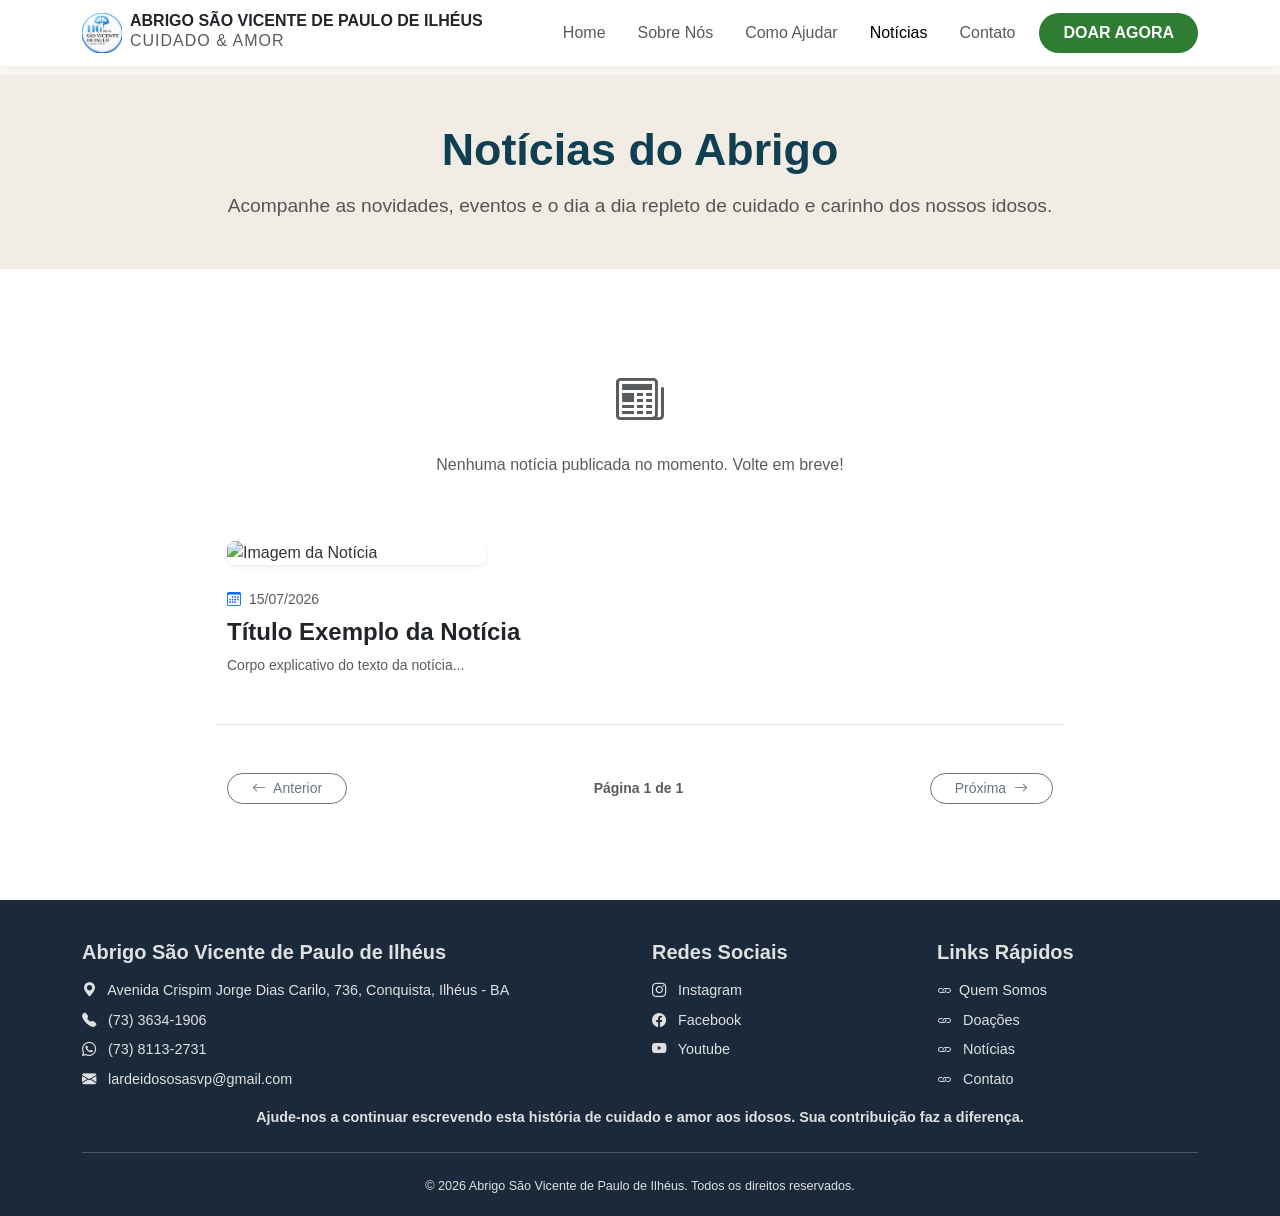
<file: src/main/resources/templates/noticias.html>
<!DOCTYPE html>
<html lang="pt-BR" xmlns:th="http://www.thymeleaf.org">
<head>
    <meta charset="UTF-8">
    <meta name="viewport" content="width=device-width, initial-scale=1.0">
    <title>Notícias - Abrigo São Vicente de Paulo de Ilhéus</title>
    <link rel="stylesheet" href="https://cdn.jsdelivr.net/npm/bootstrap@5.3.2/dist/css/bootstrap.min.css" >
    <link rel="stylesheet" href="https://cdn.jsdelivr.net/npm/bootstrap-icons@1.13.1/font/bootstrap-icons.min.css">
    <link rel="stylesheet" href="../static/css/estilos.css" th:href="@{/css/estilos.css}">
    <link rel="icon" th:href="@{/image/favicon-32x32.png}" type="image/x-icon">
</head>
<body>

    <header>
        <nav class="navbar navbar-expand-lg fixed-top">
            <div class="container align-items-center">
                <a class="navbar-brand d-flex align-items-center" th:href="@{/}">
                    <img src="../static/image/logo.svg" th:src="@{/image/logo.svg}" alt="logo" width="40" height="40" class="me-2">
                    <div class="d-flex flex-column text-start">
                        <span class="fw-bold lh-1 text-dark" style="font-size: 1.0rem;">ABRIGO SÃO VICENTE DE PAULO DE ILHÉUS</span>
                        <small class="text-muted" style="font-size: 1rem; letter-spacing: 1px;">CUIDADO & AMOR</small>
                    </div>
                </a>

                <button class="navbar-toggler mt-2 mt-lg-0" type="button" data-bs-toggle="collapse" data-bs-target="#navbarNav" aria-controls="navbarNav" aria-expanded="false" aria-label="Alternar navegação">
                    <span class="navbar-toggler-icon"></span>
                </button>
                <div class="collapse navbar-collapse" id="navbarNav">
                    <ul class="navbar-nav ms-auto align-items-lg-center">
                        <li class="nav-item"><a class="nav-link px-3" th:href="@{/}">Home</a></li>
                        <li class="nav-item"><a class="nav-link px-3" th:href="@{/sobre}">Sobre Nós</a></li>
                        <li class="nav-item"><a class="nav-link px-3" th:href="@{/ajudar}">Como Ajudar</a></li>
                        <li class="nav-item"><a class="nav-link active px-3" href="#">Notícias</a></li>
                        <li class="nav-item"><a class="nav-link px-3 me-2" th:href="@{/contato}">Contato</a></li>
                        <li class="nav-item mt-2 mt-lg-0">
                            <a class="btn btn-custom-green px-4 py-2 rounded-pill fw-bold" th:href="@{/doar}">DOAR AGORA</a>
                        </li>
                    </ul>
                </div>
            </div>
        </nav>
    </header>

    <div style="margin-top: 75px;"></div>

    <main>
        <section class="hero-section text-center py-5">
            <div class="container">
                <div class="row justify-content-center">
                    <div class="col-12 col-md-10">
                        <h1 class="hero-title">Notícias do Abrigo</h1>
                        <p class="hero-text m-0">Acompanhe as novidades, eventos e o dia a dia repleto de cuidado e carinho dos nossos idosos.</p>
                    </div>
                </div>
            </div>
        </section>

        <!-- SEÇÃO PRINCIPAL DE NOTÍCIAS -->
        <section class="py-5 bg-white">
            <div class="container" style="max-width: 850px;">
                
                <div th:if="${#lists.isEmpty(noticias)}" class="text-center py-5">
                    <i class="bi bi-newspaper text-muted" style="font-size: 3rem;"></i>
                    <p class="text-muted mt-3">Nenhuma notícia publicada no momento. Volte em breve!</p>
                </div>

                <div th:unless="${#lists.isEmpty(noticias)}">
                    
                    <article th:each="noticia : ${noticias}" class="row align-items-center g-4 mb-5 pb-5 border-bottom">
                        
                        <div class="col-12 col-md-4" th:if="${noticia.urlImagem != null}">
                            
                            <div class="overflow-hidden rounded-3 shadow-sm" 
                                data-bs-toggle="modal" 
                                th:data-bs-target="'#noticiaModal' + ${noticia.id}" 
                                style="cursor: pointer;">
                                <img th:src="${noticia.urlImagem}" class="img-fluid w-100 object-fit-cover" alt="Imagem da Notícia">
                            </div>

                            <div class="modal fade" th:id="'noticiaModal' + ${noticia.id}" tabindex="-1" aria-hidden="true">
                                <div class="modal-dialog modal-dialog-centered modal-lg">
                                    <div class="modal-content bg-transparent border-0">
                                        <div class="modal-body p-0 position-relative text-center">
                                            
                                            <button type="button" class="btn-close btn-close-white position-absolute top-0 end-0 m-3" data-bs-dismiss="modal" aria-label="Close"></button>
                                            
                                            <img th:src="${noticia.urlImagem}" class="img-fluid rounded-3 shadow-lg" alt="Foto Ampliada">
                                            
                                        </div>
                                    </div>
                                </div>
                            </div>

                        </div>

                        <div class="col-12" th:classappend="${noticia.urlImagem != null} ? 'col-md-8' : 'col-md-12'">
                            <div class="text-start">
                                <div class="d-flex align-items-center text-muted small mb-2">
                                    <i class="bi bi-calendar3 me-2 text-primary"></i>
                                    <span th:text="${#temporals.format(noticia.dataCriacao, 'dd/MM/yyyy')}">15/07/2026</span>
                                </div>
                                <h2 class="h4 fw-bold text-dark mb-2" th:text="${noticia.titulo}">Título Exemplo da Notícia</h2>
                                <p class="text-muted small m-0" style="text-align: justify; white-space: pre-line;" th:text="${noticia.texto}">Corpo explicativo do texto da notícia...</p>
                            </div>
                        </div>

                    </article>

                    <nav th:if="${totalPaginas > 1}" class="d-flex justify-content-between align-items-center mt-4 mb-5" aria-label="Navegação de notícias">
                        <a th:href="@{/noticias(page=${paginaAtual - 1})}" 
                           class="btn btn-sm btn-outline-secondary rounded-pill px-4" 
                           th:classappend="${paginaAtual == 0} ? 'disabled' : ''">
                            <i class="bi bi-arrow-left me-1"></i> Anterior
                        </a>
                        
                        <span class="small text-muted fw-semibold">
                            Página <span th:text="${paginaAtual + 1}">1</span> de <span th:text="${totalPaginas}">1</span>
                        </span>
                        
                        <a th:href="@{/noticias(page=${paginaAtual + 1})}" 
                           class="btn btn-sm btn-outline-secondary rounded-pill px-4" 
                           th:classappend="${paginaAtual == totalPaginas - 1} ? 'disabled' : ''">
                            Próxima <i class="bi bi-arrow-right ms-1"></i>
                        </a>
                    </nav>

                </div>

            </div>
        </section>
    </main>

    <!-- RODAPÉ -->
    <footer class="text-center text-md-start">
        <div class="container">
            <div class="row g-4">
                <div class="col-12 col-md-6">
                    <h5 class="fw-bold mb-3">Abrigo São Vicente de Paulo de Ilhéus</h5>
                    <ul class="list-unstyled">
                        <li class="mb-2">
                            <i class="bi bi-geo-alt-fill me-2"></i> 
                            <span th:text="${textos['contato.endereco']}">Avenida Crispim Jorge Dias Carilo, 736, Conquista, Ilhéus - BA</span>
                        </li>
                        <li class="mb-2">
                            <i class="bi bi-telephone-fill me-2"></i> 
                            <span th:text="${textos['contato.telefone']}">(73) 3634-1906</span>
                        </li>
                        <li class="mb-2">
                            <a href="https://wa.me/557381132731" target="_blank" rel="noopener noreferrer">
                            <i class="bi bi-whatsapp me-2"></i> (73) 8113-2731</a>
                        </li>
                        <li class="mb-2">
                            <a href="mailto:lardeidososasvp@gmail.com" target="_blank" rel="noopener noreferrer">
                            <i class="bi bi-envelope-fill me-2"></i>
                            <span th:text="${textos['contato.email']}">lardeidososasvp@gmail.com</span></a>
                        </li>
                    </ul>
                </div>
                <div class="col-12 col-md-3">
                    <h5 class="fw-bold mb-3">Redes Sociais</h5>
                    <ul class="list-unstyled">
                        <li class="mb-2">
                            <a href="https://www.instagram.com/abrigosaovicenteilheus/" target="_blank" rel="noopener noreferrer">
                            <i class="bi bi-instagram me-2"></i> Instagram</a>
                        </li>
                        <li class="mb-2">
                            <a href="https://www.facebook.com/abrigosaovicenteilheus/" target="_blank" rel="noopener noreferrer">
                            <i class="bi bi-facebook me-2"></i> Facebook </a>
                        </li>
                        <li class="mb-2">
                            <i class="bi bi-youtube me-2"></i> Youtube
                        </li>
                    </ul>
                </div>
                <div class="col-12 col-md-3">
                    <h5 class="fw-bold mb-3">Links Rápidos</h5>
                    <ul class="list-unstyled">
                        <li class="mb-2">
                            <a th:href="@{/sobre}"><i class="bi bi-link me-2"></i>Quem Somos</a>
                        </li>
                        <li class="mb-2">
                            <a th:href="@{/doar}"><i class="bi bi-link me-2"></i> Doações</a>
                        </li>
                        <li class="mb-2">
                            <a th:href="@{/noticias}"><i class="bi bi-link me-2"></i> Notícias</a>
                        </li>
                        <li class="mb-2">
                            <a th:href="@{/contato}"><i class="bi bi-link me-2"></i> Contato</a>
                        </li>
                    </ul>
                </div>
            </div>

            <div class="row">
                <div class="col-12 text-center">
                    <p class="fw-semibold m-0" th:text="${textos['footer.sobre.texto']}">Ajude-nos a continuar escrevendo esta história de cuidado e amor aos idosos. Sua contribuição faz a diferença.</p>
                </div>
            </div>
            <hr class="bg-secondary my-4">
            <div class="row">
                <div class="col-12 text-center small">
                    <p class="mb-0">&copy; 2026 Abrigo São Vicente de Paulo de Ilhéus. Todos os direitos reservados.</p>
                </div>
            </div>
        </div>
    </footer>

    <script src="https://cdn.jsdelivr.net/npm/bootstrap@5.3.2/dist/js/bootstrap.bundle.min.js"></script>
</body>
</html>
</file>
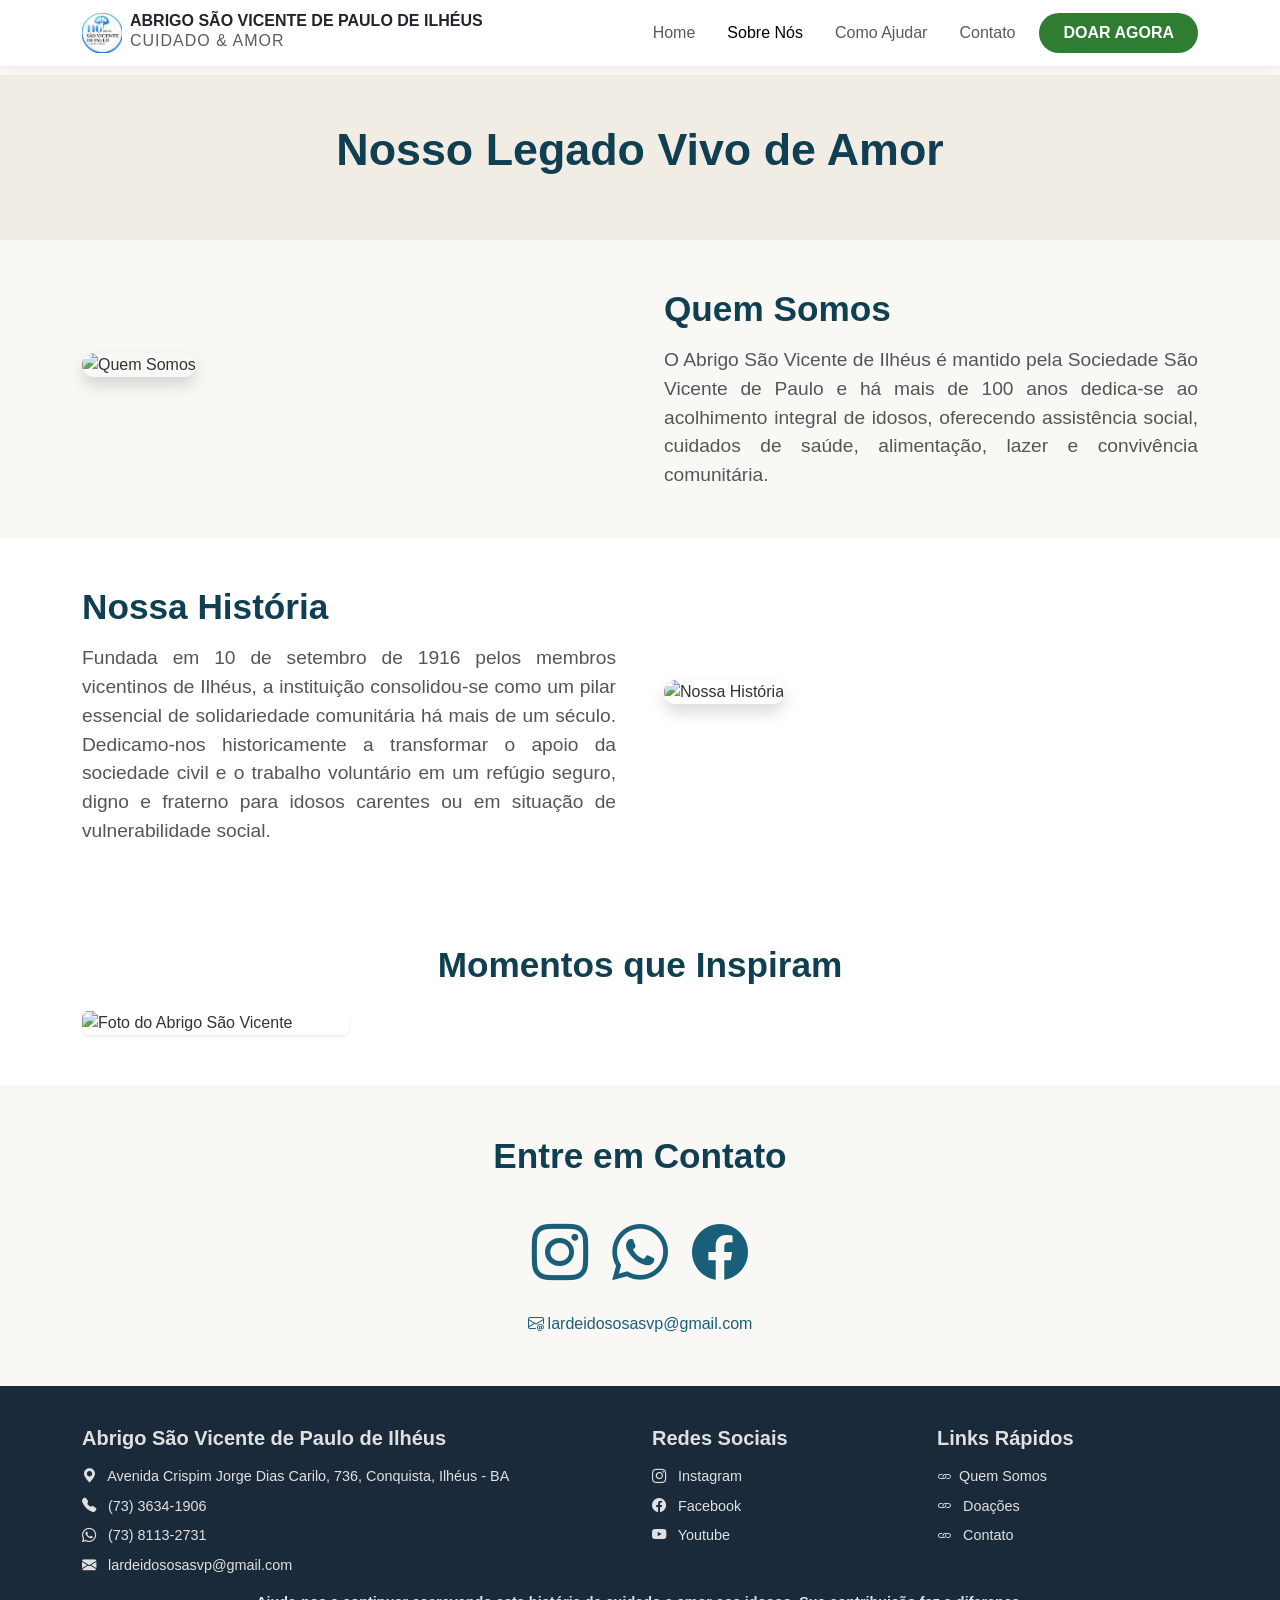
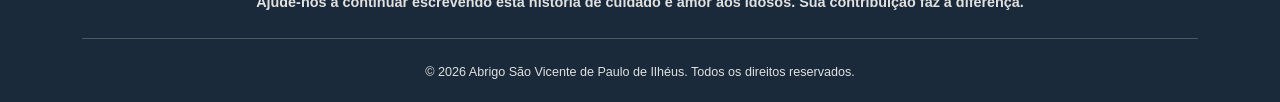
<file: src/main/resources/templates/sobre.html>
<!DOCTYPE html>
<html lang="pt-BR" xmlns:th="http://www.thymeleaf.org">
<head>
    <meta charset="UTF-8">
    <meta name="viewport" content="width=device-width, initial-scale=1.0">
    <title>Sobre Nós - Abrigo São Vicente de Paulo de Ilhéus</title>
    <link rel="stylesheet" href="https://cdn.jsdelivr.net/npm/bootstrap@5.3.2/dist/css/bootstrap.min.css" >
    <link rel="stylesheet" href="https://cdn.jsdelivr.net/npm/bootstrap-icons@1.13.1/font/bootstrap-icons.min.css">
    <link rel="stylesheet" href="../static/css/estilos.css" th:href="@{/css/estilos.css}">
    <link rel="icon" th:href="@{/image/favicon-32x32.png}" type="image/x-icon">
</head>
<body>

    <header>
        <nav class="navbar navbar-expand-lg fixed-top">
            <div class="container align-items-center">
                <a class="navbar-brand d-flex align-items-center" th:href="@{/}">
                    <img src="../static/image/logo.svg" th:src="@{/image/logo.svg}" alt="logo" width="40" height="40" class="me-2">
                    <div class="d-flex flex-column text-start">
                        <span class="fw-bold lh-1 text-dark" style="font-size: 1.0rem;">ABRIGO SÃO VICENTE DE PAULO DE ILHÉUS</span>
                        <small class="text-muted" style="font-size: 1rem; letter-spacing: 1px;">CUIDADO & AMOR</small>
                    </div>
                </a>

                <button class="navbar-toggler mt-2 mt-lg-0" type="button" data-bs-toggle="collapse" data-bs-target="#navbarNav" aria-controls="navbarNav" aria-expanded="false" aria-label="Alternar navegação">
                    <span class="navbar-toggler-icon"></span>
                </button>
                <div class="collapse navbar-collapse" id="navbarNav">
                    <ul class="navbar-nav ms-auto align-items-lg-center">
                        <li class="nav-item"><a class="nav-link px-3" th:href="@{/}">Home</a></li>
                        <li class="nav-item"><a class="nav-link active px-3" href="#">Sobre Nós</a></li>
                        <li class="nav-item"><a class="nav-link px-3" th:href="@{/ajudar}">Como Ajudar</a></li>
                        <li class="nav-item"><a class="nav-link px-3 me-2" th:href="@{/contato}">Contato</a></li>
                        <li class="nav-item mt-2 mt-lg-0">
                            <a class="btn btn-custom-green px-4 py-2 rounded-pill fw-bold" th:href="@{/doar}">DOAR AGORA</a>
                        </li>
                    </ul>
                </div>
            </div>
        </nav>
    </header>

    <div style="margin-top: 75px;"></div>

    <main>
        <section class="hero-section text-center py-5">
            <div class="container">
                <div class="row justify-content-center">
                    <div class="col-12 col-md-10">
                        <h1 class="hero-title" th:text="${textos['sobre.titulo']}">Nosso Legado Vivo de Amor</h1>
                    </div>
                </div>
            </div>
        </section>

        <section class="py-5">
            <div class="container">
                <div class="row align-items-center g-5">
                    <div class="col-12 col-md-6 hero-image-container m-0">
                        <img th:src="${fotoQuemSomos != null ? fotoQuemSomos.urlCaminho : '/image/img-hero-0.PNG'}" 
                        class="w-100 rounded-4 shadow img-fluid" alt="Quem Somos">
                    </div>
                    <div class="col-12 col-md-6 text-start">
                        <h2 class="section-title text-start mb-3" th:text="${textos['sobre.quemsomos.titulo']}">Quem Somos</h2>
                        <p class="hero-text m-0" style="text-align: justify;" th:text="${textos['sobre.quemsomos.texto']}">O Abrigo São Vicente de Ilhéus é mantido pela Sociedade São Vicente de Paulo e há mais de 100 anos dedica-se ao acolhimento integral de idosos, oferecendo assistência social, cuidados de saúde, alimentação, lazer e convivência comunitária.</p>
                    </div>
                </div>
            </div>
        </section>

        <section class="py-5 bg-white">
            <div class="container">
                <div class="row align-items-center g-5">
                    <div class="col-12 col-md-6 text-start order-2 order-md-1">
                        <h2 class="section-title text-start mb-3" th:text="${textos['sobre.historia.titulo']}">Nossa História</h2>
                        <p class="hero-text m-0" style="text-align: justify;" th:text="${textos['sobre.historia.texto']}">Fundada em 10 de setembro de 1916 pelos membros vicentinos de Ilhéus, a instituição consolidou-se como um pilar essencial de solidariedade comunitária há mais de um século. Dedicamo-nos historicamente a transformar o apoio da sociedade civil e o trabalho voluntário em um refúgio seguro, digno e fraterno para idosos carentes ou em situação de vulnerabilidade social.</p>
                    </div>
                    <div class="col-12 col-md-6 hero-image-container m-0 order-1 order-md-2">
                        <img th:src="${fotoNossaHistoria != null ? fotoNossaHistoria.urlCaminho : '/image/img-hero-1.PNG'}" 
                        class="w-100 rounded-4 shadow img-fluid" alt="Nossa História">
                    </div>
                </div>
            </div>
        </section>

        <!-- GALERIA -->
        <section class="bg-white">
            <div class="container">
                <div class="text-center mb-4">
                    <h3 class="section-title mb-3">Momentos que Inspiram</h3>
                </div>

                <div class="row row-cols-1 row-cols-sm-2 row-cols-md-4 g-3">
                    <div class="col" th:each="midia : ${galeria}">
                        
                        <div class="overflow-hidden rounded-3 shadow-sm" 
                            data-bs-toggle="modal" 
                            th:data-bs-target="'#fotoModal' + ${midia.id}" 
                            style="cursor: pointer;">
                            <img th:src="${midia.urlCaminho}" class="img-fluid w-100 object-fit-cover" style="height: 240px;" alt="Foto do Abrigo São Vicente">
                        </div>

                        <div class="modal fade" th:id="'fotoModal' + ${midia.id}" tabindex="-1" aria-hidden="true">
                            <div class="modal-dialog modal-dialog-centered modal-lg">
                                <div class="modal-content bg-transparent border-0">
                                    <div class="modal-body p-0 position-relative text-center">
                                        
                                        <button type="button" class="btn-close btn-close-white position-absolute top-0 end-0 m-3" data-bs-dismiss="modal" aria-label="Close"></button>
                                        
                                        <img th:src="${midia.urlCaminho}" class="img-fluid rounded-3 shadow-lg" alt="Foto Ampliada">
                                    </div>
                                </div>
                            </div>
                        </div>

                    </div>
                </div>
            </div>
        </section>

        <!-- REDES SOCIAIS -->
        <section id="redes-sociais">
            <div class="container text-center">
                <div class="row">
                    <div class="col-12">
                        <h2 class="section-title" th:text="${textos['redes.titulo']}">Entre em Contato</h2>
                        <div class="social-icons mb-3">
                            <a href="https://www.instagram.com/abrigosaovicenteilheus/" target="_blank" rel="noopener noreferrer"><i class="bi bi-instagram"></i></a>
                            <a href="https://wa.me/557381132731" target="_blank" rel="noopener noreferrer"><i class="bi bi-whatsapp"></i></a>
                            <a href="https://www.facebook.com/abrigosaovicenteilheus/" target="_blank" rel="noopener noreferrer"><i class="bi bi-facebook"></i></a>
                        </div>
                        <a href="mailto:lardeidososasvp@gmail.com"><i class="bi bi-envelope-at me-1"></i>lardeidososasvp@gmail.com</a>
                    </div>
                </div>
            </div>
        </section>

    </main>

    <!-- RODAPÉ -->
    <footer class="text-center text-md-start">
        <div class="container">
            <div class="row g-4">
                <div class="col-12 col-md-6">
                    <h5 class="fw-bold mb-3">Abrigo São Vicente de Paulo de Ilhéus</h5>
                    <ul class="list-unstyled">
                        <li class="mb-2">
                            <i class="bi bi-geo-alt-fill me-2"></i> 
                            <span th:text="${textos['contato.endereco']}">Avenida Crispim Jorge Dias Carilo, 736, Conquista, Ilhéus - BA</span>
                        </li>
                        <li class="mb-2">
                            <i class="bi bi-telephone-fill me-2"></i> 
                            <span th:text="${textos['contato.telefone']}">(73) 3634-1906</span>
                        </li>
                        <li class="mb-2">
                            <a href="https://wa.me/557381132731" target="_blank" rel="noopener noreferrer">
                            <i class="bi bi-whatsapp me-2"></i> (73) 8113-2731</a>
                        </li>
                        <li class="mb-2">
                            <a href="mailto:lardeidososasvp@gmail.com" target="_blank" rel="noopener noreferrer">
                            <i class="bi bi-envelope-fill me-2"></i>
                            <span th:text="${textos['contato.email']}">lardeidososasvp@gmail.com</span></a>
                        </li>
                    </ul>
                </div>
                <div class="col-12 col-md-3">
                    <h5 class="fw-bold mb-3">Redes Sociais</h5>
                    <ul class="list-unstyled">
                        <li class="mb-2">
                            <a href="https://www.instagram.com/abrigosaovicenteilheus/" target="_blank" rel="noopener noreferrer">
                            <i class="bi bi-instagram me-2"></i> Instagram</a>
                        </li>
                        <li class="mb-2">
                            <a href="https://www.facebook.com/abrigosaovicenteilheus/" target="_blank" rel="noopener noreferrer">
                            <i class="bi bi-facebook me-2"></i> Facebook </a>
                        </li>
                        <li class="mb-2">
                            <i class="bi bi-youtube me-2"></i> Youtube
                        </li>
                    </ul>
                </div>
                <div class="col-12 col-md-3">
                    <h5 class="fw-bold mb-3">Links Rápidos</h5>
                    <ul class="list-unstyled">
                        <li class="mb-2">
                            <a th:href="@{/sobre}"><i class="bi bi-link me-2"></i>Quem Somos</a>
                        </li>
                        <li class="mb-2">
                            <a th:href="@{/doar}"><i class="bi bi-link me-2"></i> Doações</a>
                        </li>
                        <li class="mb-2">
                            <a th:href="@{/contato}"><i class="bi bi-link me-2"></i> Contato</a>
                        </li>
                    </ul>
                </div>
            </div>

            <div class="row">
                <div class="col-12 text-center">
                    <p class="fw-semibold m-0" th:text="${textos['footer.sobre.texto']}">Ajude-nos a continuar escrevendo esta história de cuidado e amor aos idosos. Sua contribuição faz a diferença.</p>
                </div>
            </div>
            <hr class="bg-secondary my-4">
            <div class="row">
                <div class="col-12 text-center small">
                    <p class="mb-0">&copy; 2026 Abrigo São Vicente de Paulo de Ilhéus. Todos os direitos reservados.</p>
                </div>
            </div>
        </div>
    </footer>

    <script src="https://cdn.jsdelivr.net/npm/bootstrap@5.3.2/dist/js/bootstrap.bundle.min.js"></script>
</body>
</html>
</file>
